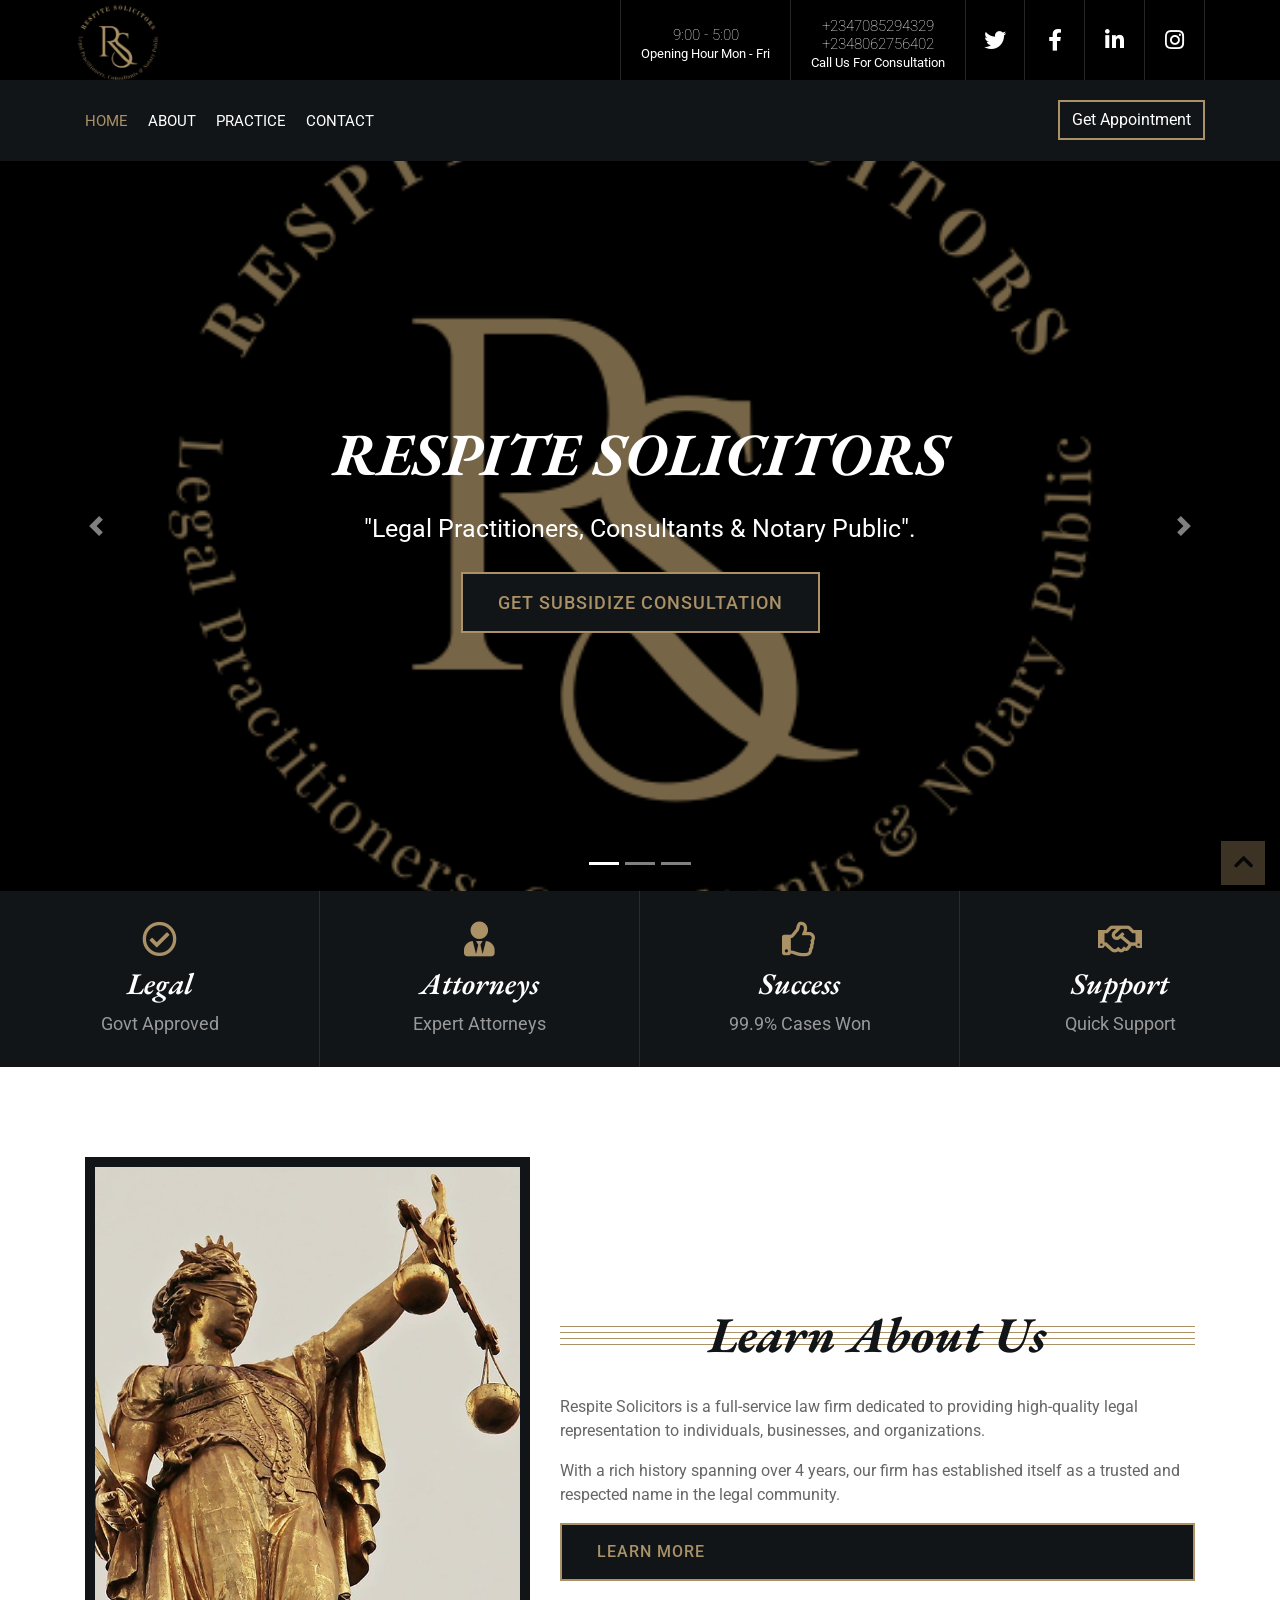
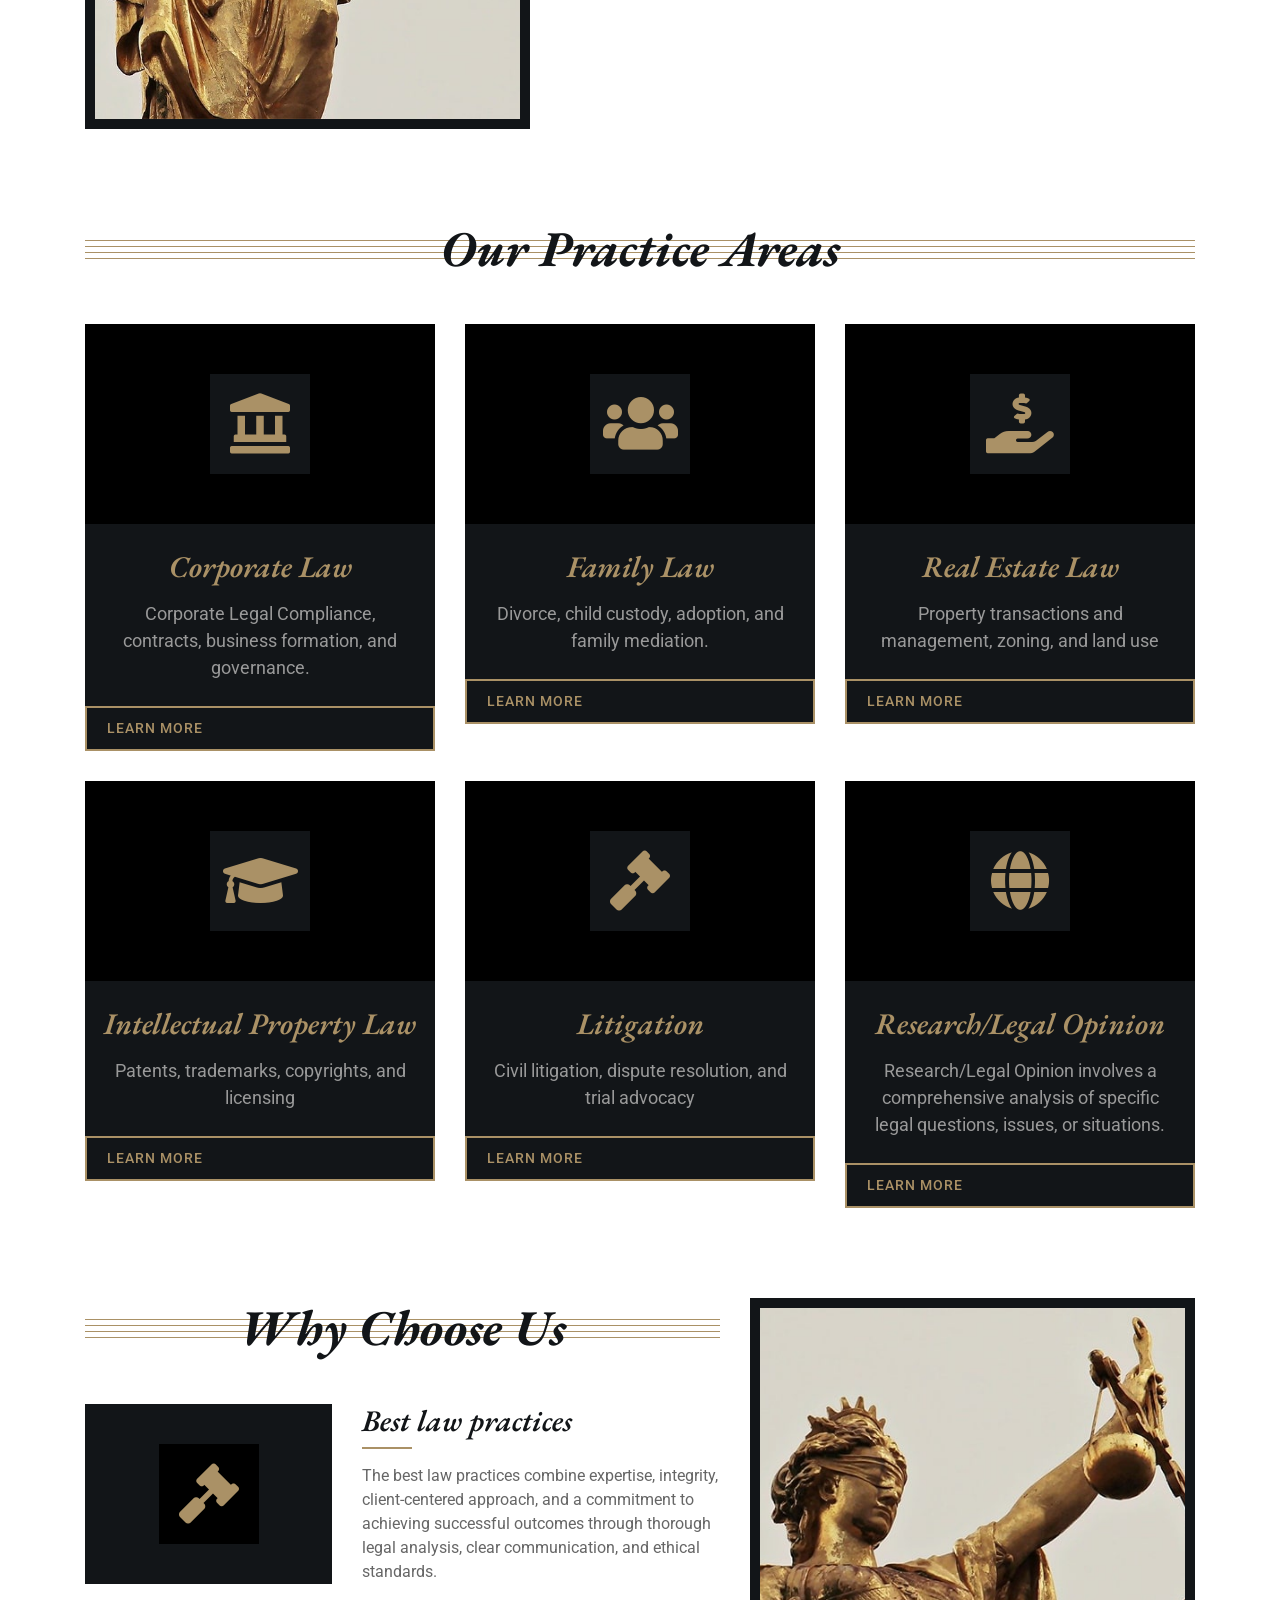
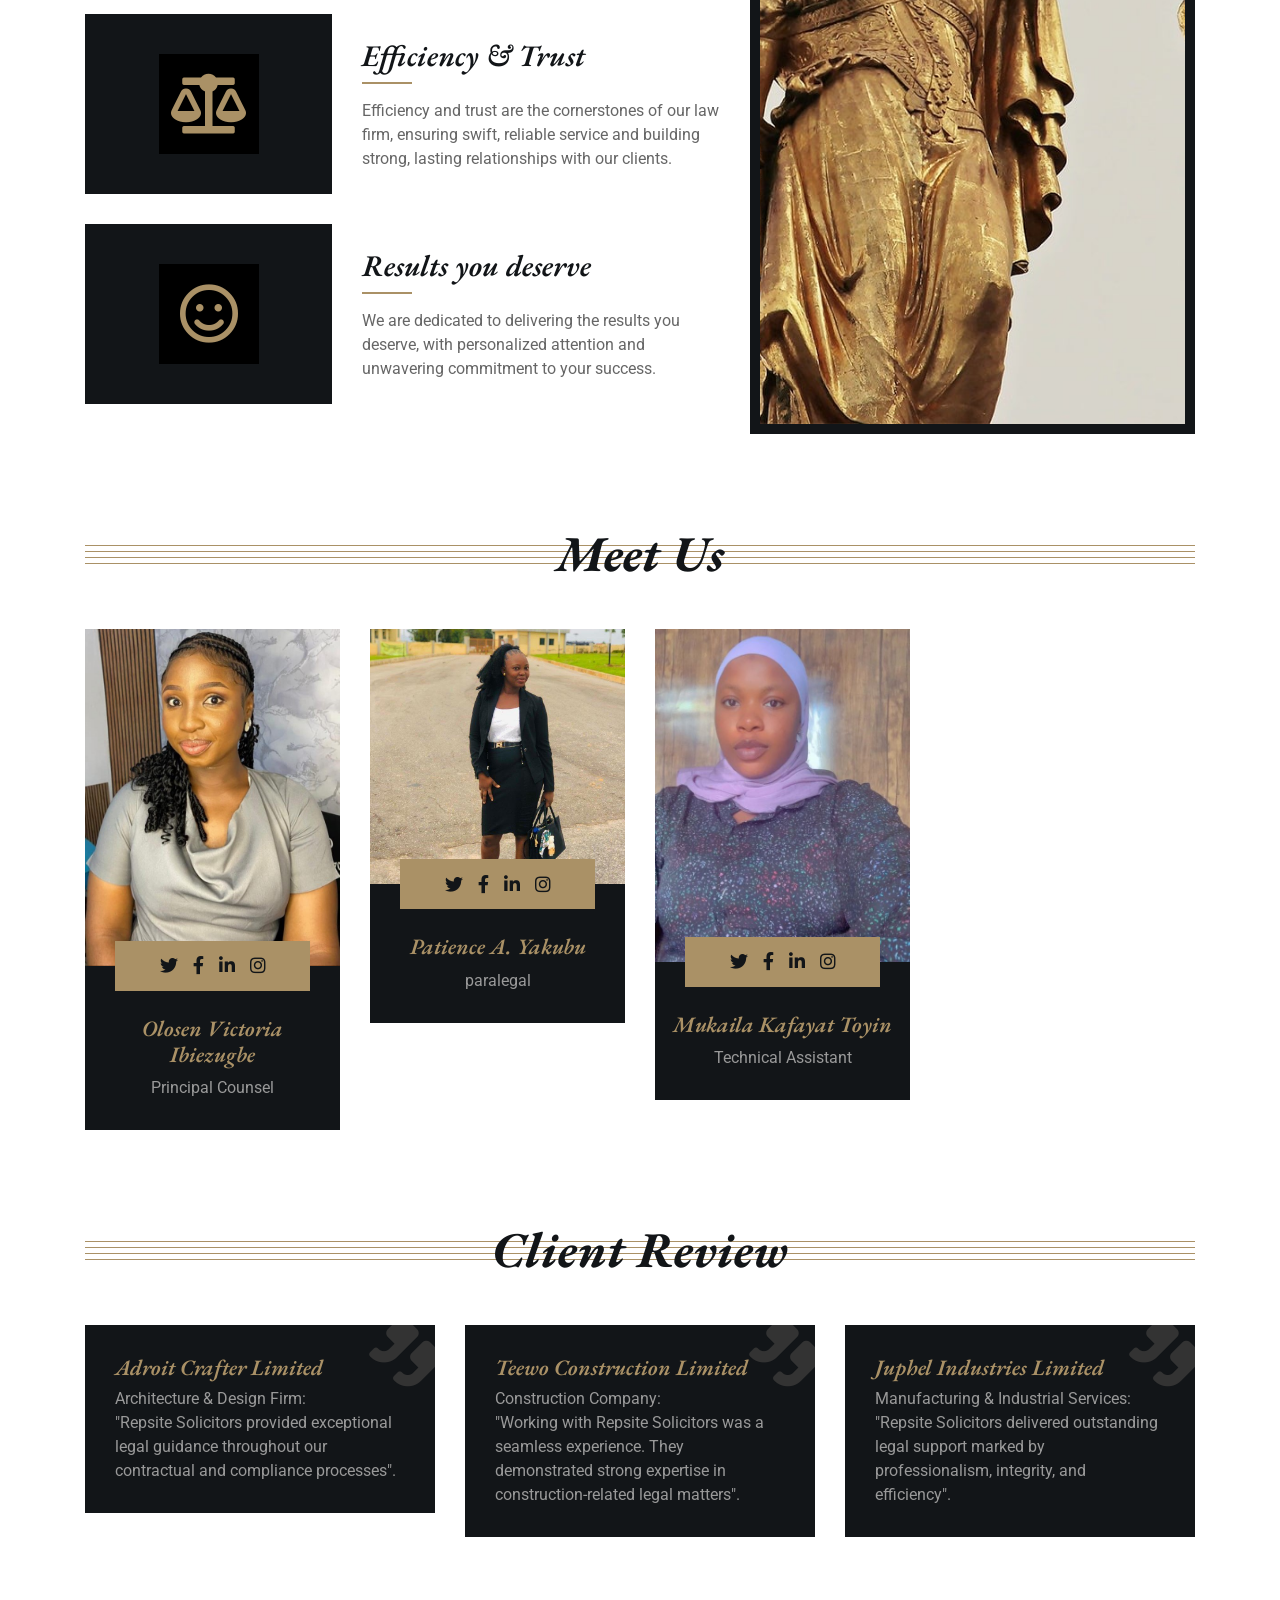
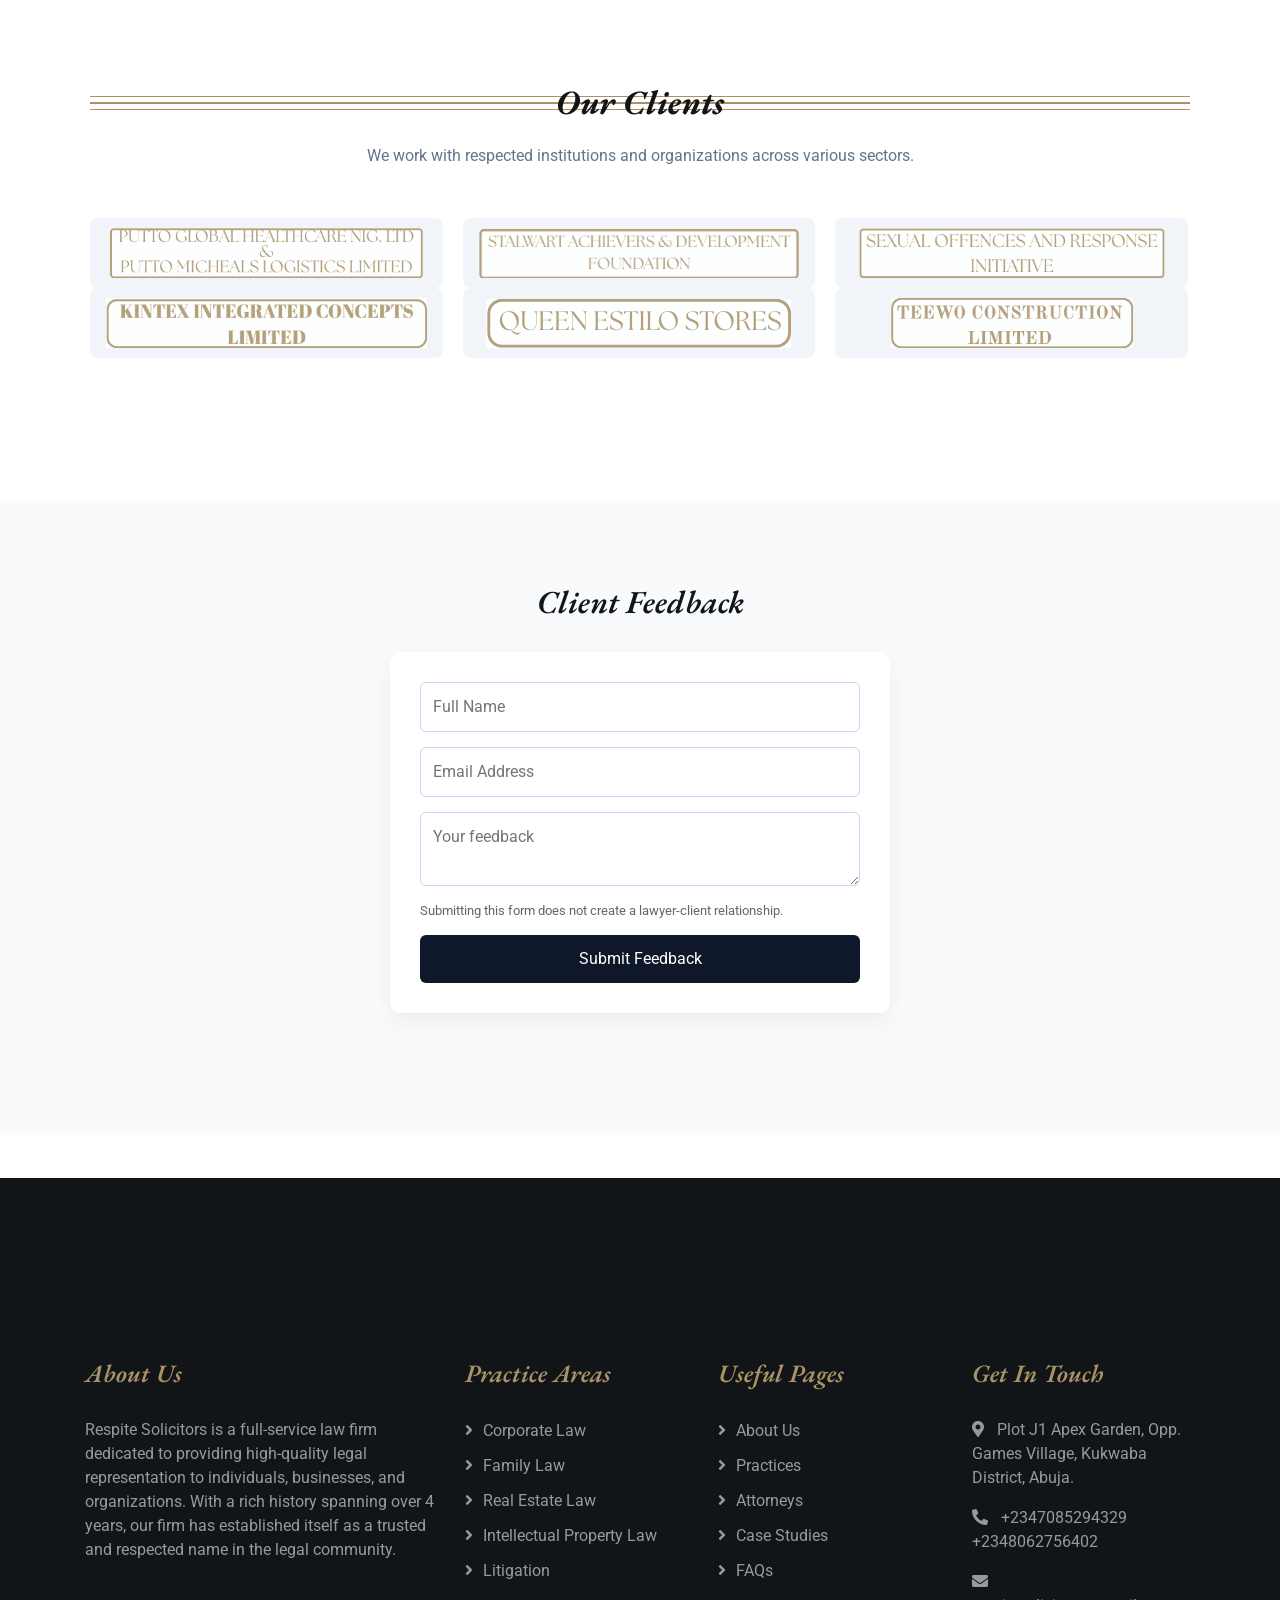
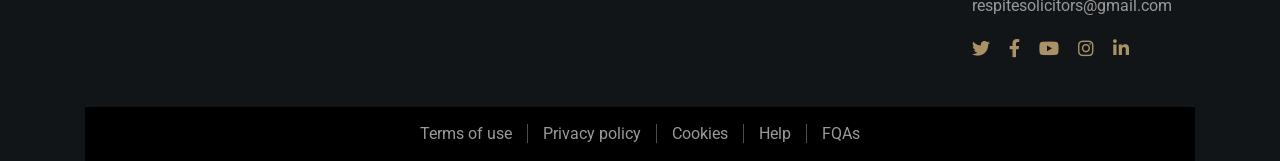
<file: respitesolicitors/index.html>
<!DOCTYPE html>
<html lang="en">
    <head>
        <meta charset="utf-8">
        <title>RESPITE - Respite Solicitors</title>
        <meta content="width=device-width, initial-scale=1.0" name="viewport">
        <meta content="Law Firm Website Template" name="keywords">
        <meta content="Law Firm Website Template" name="description">

        <!-- Favicon -->
        <link href="img/favicon.ico" rel="icon">

        <!-- Google Font -->
        <link href="https://fonts.googleapis.com/css2?family=EB+Garamond:ital,wght@1,600;1,700;1,800&family=Roboto:wght@400;500&display=swap" rel="stylesheet"> 
        
        <!-- CSS Libraries -->
        <link href="https://stackpath.bootstrapcdn.com/bootstrap/4.4.1/css/bootstrap.min.css" rel="stylesheet">
        <link href="https://cdnjs.cloudflare.com/ajax/libs/font-awesome/5.10.0/css/all.min.css" rel="stylesheet">
        <link href="lib/animate/animate.min.css" rel="stylesheet">
        <link href="lib/owlcarousel/assets/owl.carousel.min.css" rel="stylesheet">

        <!-- Template Stylesheet -->
        <link href="css/style.css" rel="stylesheet">
    </head>

    <body>
        <div class="wrapper">
            <!-- Top Bar Start -->
            <div class="top-bar">
                <div class="container-fluid">
                    <div class="row">
                        <div class="col-lg-3">
                            <div class="logo">
                                <a href="index.html">
                                    <!---<h3>Respite solicitors</h3>--->
                                    <img src="img/logo.png" alt="Logo">
                                </a>
                            </div>
                        </div>
                        <div class="col-lg-9">
                            <div class="top-bar-right">
                                <div class="text">
                                    <h2>9:00 - 5:00</h2>
                                    <p>Opening Hour Mon - Fri</p>
                                </div>
                                <div class="text">
                                    <h2>+2347085294329  
                                        <br>
                                        +2348062756402</h2>
                                    <p>Call Us For Consultation</p>
                                </div>
                                <div class="social">
                                    <a href=""><i class="fab fa-twitter"></i></a>
                                    <a href=""><i class="fab fa-facebook-f"></i></a>
                                    <a href=""><i class="fab fa-linkedin-in"></i></a>
                                    <a href=""><i class="fab fa-instagram"></i></a>
                                </div>
                            </div>
                        </div>
                    </div>
                </div>
            </div>
            <!-- Top Bar End -->

            <!-- Nav Bar Start -->
            <div class="nav-bar">
                <div class="container-fluid">
                    <nav class="navbar navbar-expand-lg bg-dark navbar-dark">
                        <a href="#" class="navbar-brand">MENU</a>
                        <button type="button" class="navbar-toggler" data-toggle="collapse" data-target="#navbarCollapse">
                            <span class="navbar-toggler-icon"></span>
                        </button>

                        <div class="collapse navbar-collapse justify-content-between" id="navbarCollapse">
                            <div class="navbar-nav mr-auto">
                                <a href="index.html" class="nav-item nav-link active">Home</a>
                                <a href="about.html" class="nav-item nav-link">About</a>
                                <a href="service.html" class="nav-item nav-link">Practice</a>
                              
                                <a href="contact.html" class="nav-item nav-link">Contact</a>
                            </div>
                            <div class="ml-auto">
                                <a class="btn" href="https://htmlcodex.com/law-firm-website-template">Get Appointment</a>
                            </div>
                        </div>
                    </nav>
                </div>
            </div>
            <!-- Nav Bar End -->
            
            
            <!-- Carousel Start -->
            <div id="carousel" class="carousel slide" data-ride="carousel">
                <ol class="carousel-indicators">
                    <li data-target="#carousel" data-slide-to="0" class="active"></li>
                    <li data-target="#carousel" data-slide-to="1"></li>
                    <li data-target="#carousel" data-slide-to="2"></li>
                </ol>
                <div class="carousel-inner">
                    <div class="carousel-item active">
                        <img src="img/passport.png" alt="Carousel Image">
                        <div class="carousel-caption">
                            <h1 class="animated fadeInLeft">RESPITE SOLICITORS</h1>
                            <p class="animated fadeInRight">"Legal Practitioners, Consultants & Notary Public".</p>
                            <a class="btn animated fadeInUp" href="#">Get subsidize consultation</a>
                        </div>
                    </div>

                    <div class="carousel-item">
                        <img src="img/carousel-1.jpg" alt="Carousel Image">
                        <div class="carousel-caption">
                            <h1 class="animated fadeInLeft">We fight for your justice</h1>
                            <p class="animated fadeInRight">"Expert Legal Guidance, Personalized Service".</p>
                            <a class="btn animated fadeInUp" href="#">Get subsidize  consultation</a>
                        </div>
                    </div>

                    <div class="carousel-item">
                        <img src="img/carousel-2.jpg" alt="Carousel Image">
                        <div class="carousel-caption">
                            <h1 class="animated fadeInLeft">We fight for your privilege</h1>
                            <p class="animated fadeInRight">"Expert Legal Guidance, Personalized Service".</p>
                            <a class="btn animated fadeInUp" href="#">Get subsidize  consultation</a>
                        </div>
                    </div>
                </div>

                <a class="carousel-control-prev" href="#carousel" role="button" data-slide="prev">
                    <span class="carousel-control-prev-icon" aria-hidden="true"></span>
                    <span class="sr-only">Previous</span>
                </a>
                <a class="carousel-control-next" href="#carousel" role="button" data-slide="next">
                    <span class="carousel-control-next-icon" aria-hidden="true"></span>
                    <span class="sr-only">Next</span>
                </a>
            </div>
            <!-- Carousel End -->
            
            
            <!-- Top Feature Start-->
            <div class="feature-top">
                <div class="container-fluid">
                    <div class="row align-items-center">
                        <div class="col-md-3 col-sm-6">
                            <div class="feature-item">
                                <i class="far fa-check-circle"></i>
                                <h3>Legal</h3>
                                <p>Govt Approved</p>
                            </div>
                        </div>
                        <div class="col-md-3 col-sm-6">
                            <div class="feature-item">
                                <i class="fa fa-user-tie"></i>
                                <h3>Attorneys</h3>
                                <p>Expert Attorneys</p>
                            </div>
                        </div>
                        <div class="col-md-3 col-sm-6">
                            <div class="feature-item">
                                <i class="far fa-thumbs-up"></i>
                                <h3>Success</h3>
                                <p>99.9% Cases Won</p>
                            </div>
                        </div>
                        <div class="col-md-3 col-sm-6">
                            <div class="feature-item">
                                <i class="far fa-handshake"></i>
                                <h3>Support</h3>
                                <p>Quick Support</p>
                            </div>
                        </div>
                    </div>
                </div>
            </div>
            <!-- Top Feature End-->
            
            
            <!-- About Start -->
            <div class="about">
                <div class="container">
                    <div class="row align-items-center">
                        <div class="col-lg-5 col-md-6">
                            <div class="about-img">
                                <img src="img/faqs.jpg" alt="Image">
                            </div>
                        </div>
                        <div class="col-lg-7 col-md-6">
                            <div class="section-header">
                                <h2>Learn About Us</h2>
                            </div>
                            <div class="about-text">
                                <p>
                                    Respite Solicitors is a full-service law firm dedicated to providing high-quality legal representation to individuals, businesses, and organizations. 
                                </p>
                                <p>
                                    With a rich history spanning over 4 years, our firm has established itself as a trusted and respected name in the legal community.
                                </p>
                                <a class="btn" href="about.html">Learn More</a>
                            </div>
                        </div>
                    </div>
                </div>
            </div>
            <!-- About End -->


            <!-- Service Start -->
            <div class="service">
                <div class="container">
                    <div class="section-header">
                        <h2>Our Practice Areas</h2>
                    </div>
                    <div class="row">
                        <div class="col-lg-4 col-md-6">
                            <div class="service-item">
                                <div class="service-icon">
                                    <i class="fa fa-landmark"></i>
                                </div>
                                <h3>Corporate Law</h3>
                                <p>
                                    Corporate Legal Compliance, contracts, business formation, and governance.
                                </p>
                                <a class="btn" href="service.html">Learn More</a>
                            </div>
                        </div>
                        <div class="col-lg-4 col-md-6">
                            <div class="service-item">
                                <div class="service-icon">
                                    <i class="fa fa-users"></i>
                                </div>
                                <h3>Family Law</h3>
                                <p>
                                    Divorce, child custody, adoption, and family mediation.
                                </p>
                                <a class="btn" href="service.html">Learn More</a>
                            </div>
                        </div>
                        <div class="col-lg-4 col-md-6">
                            <div class="service-item">
                                <div class="service-icon">
                                    <i class="fa fa-hand-holding-usd"></i>
                                </div>
                                <h3>Real Estate Law</h3>
                                <p>
                                    Property transactions and management, zoning, and land use
                                </p>
                                <a class="btn" href="service.html">Learn More</a>
                            </div>
                        </div>
                        <div class="col-lg-4 col-md-6">
                            <div class="service-item">
                                <div class="service-icon">
                                    <i class="fa fa-graduation-cap"></i>
                                </div>
                                <h3>Intellectual Property Law</h3>
                                <p>
                                    Patents, trademarks, copyrights, and licensing
                                </p>
                                <a class="btn" href="service.html">Learn More</a>
                            </div>
                        </div>
                        <div class="col-lg-4 col-md-6">
                            <div class="service-item">
                                <div class="service-icon">
                                    <i class="fa fa-gavel"></i>
                                </div>
                                <h3>Litigation</h3>
                                <p>
                                    Civil litigation, dispute resolution, and trial advocacy
                                </p>
                                <a class="btn" href="service.html">Learn More</a>
                            </div>
                        </div>
                        <div class="col-lg-4 col-md-6">
                            <div class="service-item">
                                <div class="service-icon">
                                    <i class="fa fa-globe"></i>
                                </div>
                                <h3> Research/Legal Opinion</h3>
                                <p>
                                    Research/Legal Opinion involves a comprehensive analysis of specific legal questions, issues, or situations.
                                </p>
                                <a class="btn" href="service.html">Learn More</a>
                            </div>
                        </div>
                    </div>
                </div>
            </div>
            <!-- Service End -->
            
            
            <!-- Feature Start -->
            <div class="feature">
                <div class="container">
                    <div class="row">
                        <div class="col-md-7">
                            <div class="section-header">
                                <h2>Why Choose Us</h2>
                            </div>
                            <div class="row align-items-center feature-item">
                                <div class="col-5">
                                    <div class="feature-icon">
                                        <i class="fa fa-gavel"></i>
                                    </div>
                                </div>
                                <div class="col-7">
                                    <h3>Best law practices</h3>
                                    <p>
                                        The best law practices combine expertise, integrity, client-centered approach, and a commitment to achieving successful outcomes through thorough legal analysis, clear communication, and ethical standards.
                                    </p>
                                </div>
                            </div>
                            <div class="row align-items-center feature-item">
                                <div class="col-5">
                                    <div class="feature-icon">
                                        <i class="fa fa-balance-scale"></i>
                                    </div>
                                </div>
                                <div class="col-7">
                                    <h3>Efficiency & Trust</h3>
                                    <p>
                                        Efficiency and trust are the cornerstones of our law firm, ensuring swift, reliable service and building strong, lasting relationships with our clients.
                                    </p>
                                </div>
                            </div>
                            <div class="row align-items-center feature-item">
                                <div class="col-5">
                                    <div class="feature-icon">
                                        <i class="far fa-smile"></i>
                                    </div>
                                </div>
                                <div class="col-7">
                                    <h3>Results you deserve</h3>
                                    <p>
                                        We are dedicated to delivering the results you deserve, with personalized attention and unwavering commitment to your success.
                                    </p>
                                </div>
                            </div>
                        </div>
                        <div class="col-md-5">
                            <div class="feature-img">
                                <img src="img/faqs.jpg" alt="">
                            </div>
                        </div>
                    </div>
                </div>
            </div>
            <!-- Feature End -->
            
            
            <!-- Team Start -->
            <div class="team">
                <div class="container">
                    <div class="section-header">
                        <h2>Meet Us</h2>
                    </div>
                    <div class="row">
                        <div class="col-lg-3 col-md-6">
                            <div class="team-item">
                                <div class="team-img">
                                    <img src="img/team 1.jpeg" alt="Team Image">
                                </div>
                                <div class="team-text">
                                    <h2>Olosen Victoria Ibiezugbe</h2>
                                    <p>Principal Counsel </p>
                                    <div class="team-social">
                                        <a class="social-tw" href=""><i class="fab fa-twitter"></i></a>
                                        <a class="social-fb" href=""><i class="fab fa-facebook-f"></i></a>
                                        <a class="social-li" href=""><i class="fab fa-linkedin-in"></i></a>
                                        <a class="social-in" href=""><i class="fab fa-instagram"></i></a>
                                    </div>
                                </div>
                            </div>
                        </div>

                         <div class="col-lg-3 col-md-6">
                            <div class="team-item">
                                <div class="team-img">
                                    <img src="img/team 2.jpeg" alt="Team Image">
                                </div>
                                <div class="team-text">
                                    <h2>Patience A. Yakubu</h2>
                                    <p>paralegal</p>
                                    <div class="team-social">
                                        <a class="social-tw" href=""><i class="fab fa-twitter"></i></a>
                                        <a class="social-fb" href=""><i class="fab fa-facebook-f"></i></a>
                                        <a class="social-li" href=""><i class="fab fa-linkedin-in"></i></a>
                                        <a class="social-in" href=""><i class="fab fa-instagram"></i></a>
                                    </div>
                                </div>
                            </div>
                        </div>
                       
                        <div class="col-lg-3 col-md-6">
                            <div class="team-item">
                                <div class="team-img">
                                    <img src="img/team 3.jpg" alt="Team Image">
                                </div>
                                <div class="team-text">
                                    <h2>Mukaila Kafayat Toyin</h2>
                                    <p>Technical Assistant</p>
                                    <div class="team-social">
                                        <a class="social-tw" href=""><i class="fab fa-twitter"></i></a>
                                        <a class="social-fb" href=""><i class="fab fa-facebook-f"></i></a>
                                        <a class="social-li" href=""><i class="fab fa-linkedin-in"></i></a>
                                        <a class="social-in" href=""><i class="fab fa-instagram"></i></a>
                                    </div>
                                </div>
                            </div>
                        </div>
                        
                    </div>
                </div>
            </div>
            <!-- Team End -->


           <!-- Testimonial Start -->
            <div class="testimonial">
                <div class="container">
                    <div class="section-header">
                        <h2>Client Review</h2>
                        
                    </div>

                    <div class="owl-carousel testimonials-carousel">
                        <div class="testimonial-item">
                            <i class="fa fa-quote-right"></i>
                            <h2>Adroit Crafter Limited</h2>
                            <p>Architecture & Design Firm:</p>
                            <p>
                            "Repsite Solicitors provided exceptional legal guidance throughout our contractual and compliance processes". 
                            </p>
                        </div>

                        <div class="testimonial-item">
                            <i class="fa fa-quote-right"></i>
                            <h2>Teewo Construction Limited</h2>
                            <p>Construction Company:</p>
                            <p>
                            "Working with Repsite Solicitors was a seamless experience. They demonstrated strong expertise in construction-related legal matters".
                            </p>
                        </div>

                        <div class="testimonial-item">
                            <i class="fa fa-quote-right"></i>
                            <h2>Juphel Industries Limited</h2>
                            <p>Manufacturing & Industrial Services:
                            <p>
                            "Repsite Solicitors delivered outstanding legal support marked by professionalism, integrity, and efficiency".
                            </p>
                        </div>
                    </div>
                </div>
            </div>
           <!-- Testimonial End -->

            <!---PATNERS------>
            <section  class="section-header" id="partners-section">
                <div class="partners-container">
                    <h2>Our Clients </h2>

                    <p class="subtitle">
                        We work with respected institutions and organizations across various sectors.
                    </p>

                   <div class="partners-carousel">
                        <div class="partners-track">
                                <div class="partner-box"><img src="img/putto logo.png"></div>
                                <div class="partner-box"><img src="img/stalwart logo.png"></div>
                                <div class="partner-box"><img src="img/sexual logo.png"></div>
                                <div class="partner-box"><img src="img/juphel logo.png"></div>
                                <div class="partner-box"><img src="img/ignez.png"></div>
                                <div class="partner-box"><img src="img/aa logo.png"></div>
                                <div class="partner-box"><img src="img/art logo.png"></div>
                                <div class="partner-box"><img src="img/adroit.png"></div>
                                <div class="partner-box"><img src="img/bespoke logo.png"></div>
                                 <div class="partner-box"><img src="img/bar logo.png "></div>
                                  <div class="partner-box"><img src="img/brand logo.png"></div>
                                   <div class="partner-box"><img src="img/classic.png"></div>

                                <!-- duplicate for seamless loop -->
                                <div class="partner-box"><img src="img/kintex logo.png"></div>
                                <div class="partner-box"><img src="img/queen logo.png"></div>
                                <div class="partner-box"><img src="img/teewo logo.png"></div>
                                 <div class="partner-box"><img src="img/young logo.png"></div>
                                  <div class="partner-box"><img src="img/tom logo.png"></div>
                                   <div class="partner-box"><img src="img/savvy.png"></div>
                                    <div class="partner-box"><img src="img/llp logo.png"></div>
                                     <div class="partner-box"><img src="img/life logo.png"></div>
                        </div>
                    </div>

                    <div class="partners-carousel">
                        <div class="partners-track">
                                

                                <!-- duplicate for seamless loop -->
                                <div class="partner-box"><img src="img/kintex logo.png"></div>
                                <div class="partner-box"><img src="img/queen logo.png"></div>
                                <div class="partner-box"><img src="img/teewo logo.png"></div>
                                 <div class="partner-box"><img src="img/young logo.png"></div>
                                  <div class="partner-box"><img src="img/tom logo.png"></div>
                                   <div class="partner-box"><img src="img/savvy.png"></div>
                                    <div class="partner-box"><img src="img/llp logo.png"></div>
                                     <div class="partner-box"><img src="img/life logo.png"></div>
                        </div>
                    </div>

                    
                </div>
                </section>
                <!----------PATNER-------------->

            <!----------------FEEDBACK--------------------------->
              <section class="feedback-section">
                    <h2>Client Feedback</h2>

                    <form id="feedbackForm" action="https://formspree.io/f/xgolvyaj"
                   method="POST">
                        <input type="text" name="name" placeholder="Full Name" required>
                        <input type="email" name="email" placeholder="Email Address" required>
                        <textarea name="message" placeholder="Your feedback" required></textarea>

                        <small>
                        Submitting this form does not create a lawyer-client relationship.
                        </small>

                        <button type="submit">Submit Feedback</button>
                    </form>

                    <p id="successMsg" style="display:none; color:green;">
                        Message sent successfully
                    </p>

                    <!-- FEEDBACK THAT SHOWS ON SITE -->
                    <div id="feedbackList"></div>
                </section>
          <!----------  FEEDBACK   ---------->

          
            <!-- Footer Start -->
            <div class="footer">
                <div class="container">
                    <div class="row">
                        <div class="col-md-6 col-lg-4">
                            <div class="footer-about">
                                <h2>About Us</h2>
                                <p>
                                    Respite Solicitors is a full-service law firm dedicated to providing high-quality legal representation to individuals, businesses, and organizations. With a rich history spanning over 4 years, our firm has established itself as a trusted and respected name in the legal community.
                                </p>
                            </div>
                        </div>
                        <div class="col-md-6 col-lg-8">
                            <div class="row">
                        <div class="col-md-6 col-lg-4">
                            <div class="footer-link">
                                <h2>Practice Areas</h2>
                                <a href="">Corporate Law</a>
                                <a href="">Family Law</a>
                                <a href="">Real Estate Law</a>
                                <a href="">Intellectual Property Law</a>
                                <a href="">Litigation</a>
                            </div>
                        </div>
                        <div class="col-md-6 col-lg-4">
                            <div class="footer-link">
                                <h2>Useful Pages</h2>
                                <a href="">About Us</a>
                                <a href="">Practices</a>
                                <a href="">Attorneys</a>
                                <a href="">Case Studies</a>
                                <a href="">FAQs</a>
                            </div>
                        </div>
                        <div class="col-md-6 col-lg-4">
                            <div class="footer-contact">
                                <h2>Get In Touch</h2>
                                <p><i class="fa fa-map-marker-alt"></i>Plot J1 Apex Garden, Opp. Games Village, Kukwaba District, Abuja.</p>
                                <p><i class="fa fa-phone-alt"></i> +2347085294329 +2348062756402</p>
                                <p><i class="fa fa-envelope"></i>respitesolicitors@gmail.com </p>
                                <div class="footer-social">
                                    <a href=""><i class="fab fa-twitter"></i></a>
                                    <a href=""><i class="fab fa-facebook-f"></i></a>
                                    <a href=""><i class="fab fa-youtube"></i></a>
                                    <a href=""><i class="fab fa-instagram"></i></a>
                                    <a href=""><i class="fab fa-linkedin-in"></i></a>
                                </div>
                            </div>
                        </div>
                        </div>
                    </div>
                    </div>
                </div>
                <div class="container footer-menu">
                    <div class="f-menu">
                        <a href="">Terms of use</a>
                        <a href="">Privacy policy</a>
                        <a href="">Cookies</a>
                        <a href="">Help</a>
                        <a href="">FQAs</a>
                    </div>
                </div>
            
            <!-- Footer End -->
            
            <a href="#" class="back-to-top"><i class="fa fa-chevron-up"></i></a>
        </div>

        <!-- JavaScript Libraries -->
        <script src="https://code.jquery.com/jquery-3.4.1.min.js"></script>
        <script src="https://stackpath.bootstrapcdn.com/bootstrap/4.4.1/js/bootstrap.bundle.min.js"></script>
        <script src="lib/easing/easing.min.js"></script>
        <script src="lib/owlcarousel/owl.carousel.min.js"></script>
        <script src="lib/isotope/isotope.pkgd.min.js"></script>

         <script>
            document.addEventListener("DOMContentLoaded", function () {
                const form = document.getElementById("contactForm");
                const successMsg = document.getElementById("formSuccess");

                form.addEventListener("submit", async function (e) {
                    e.preventDefault();

                    const response = await fetch(form.action, {
                        method: "POST",
                        body: new FormData(form),
                        headers: { "Accept": "application/json" }
                    });

                    if (response.ok) {
                        form.reset();s
                        successMsg.style.display = "block";
                    } else {
                        alert("Message failed to send. Please try again.");
                    }
                });
            });
        </script>

    
        <!-- Template Javascript -->
        <script src="js/main.js"></script>
    </body>
</html>
</file>
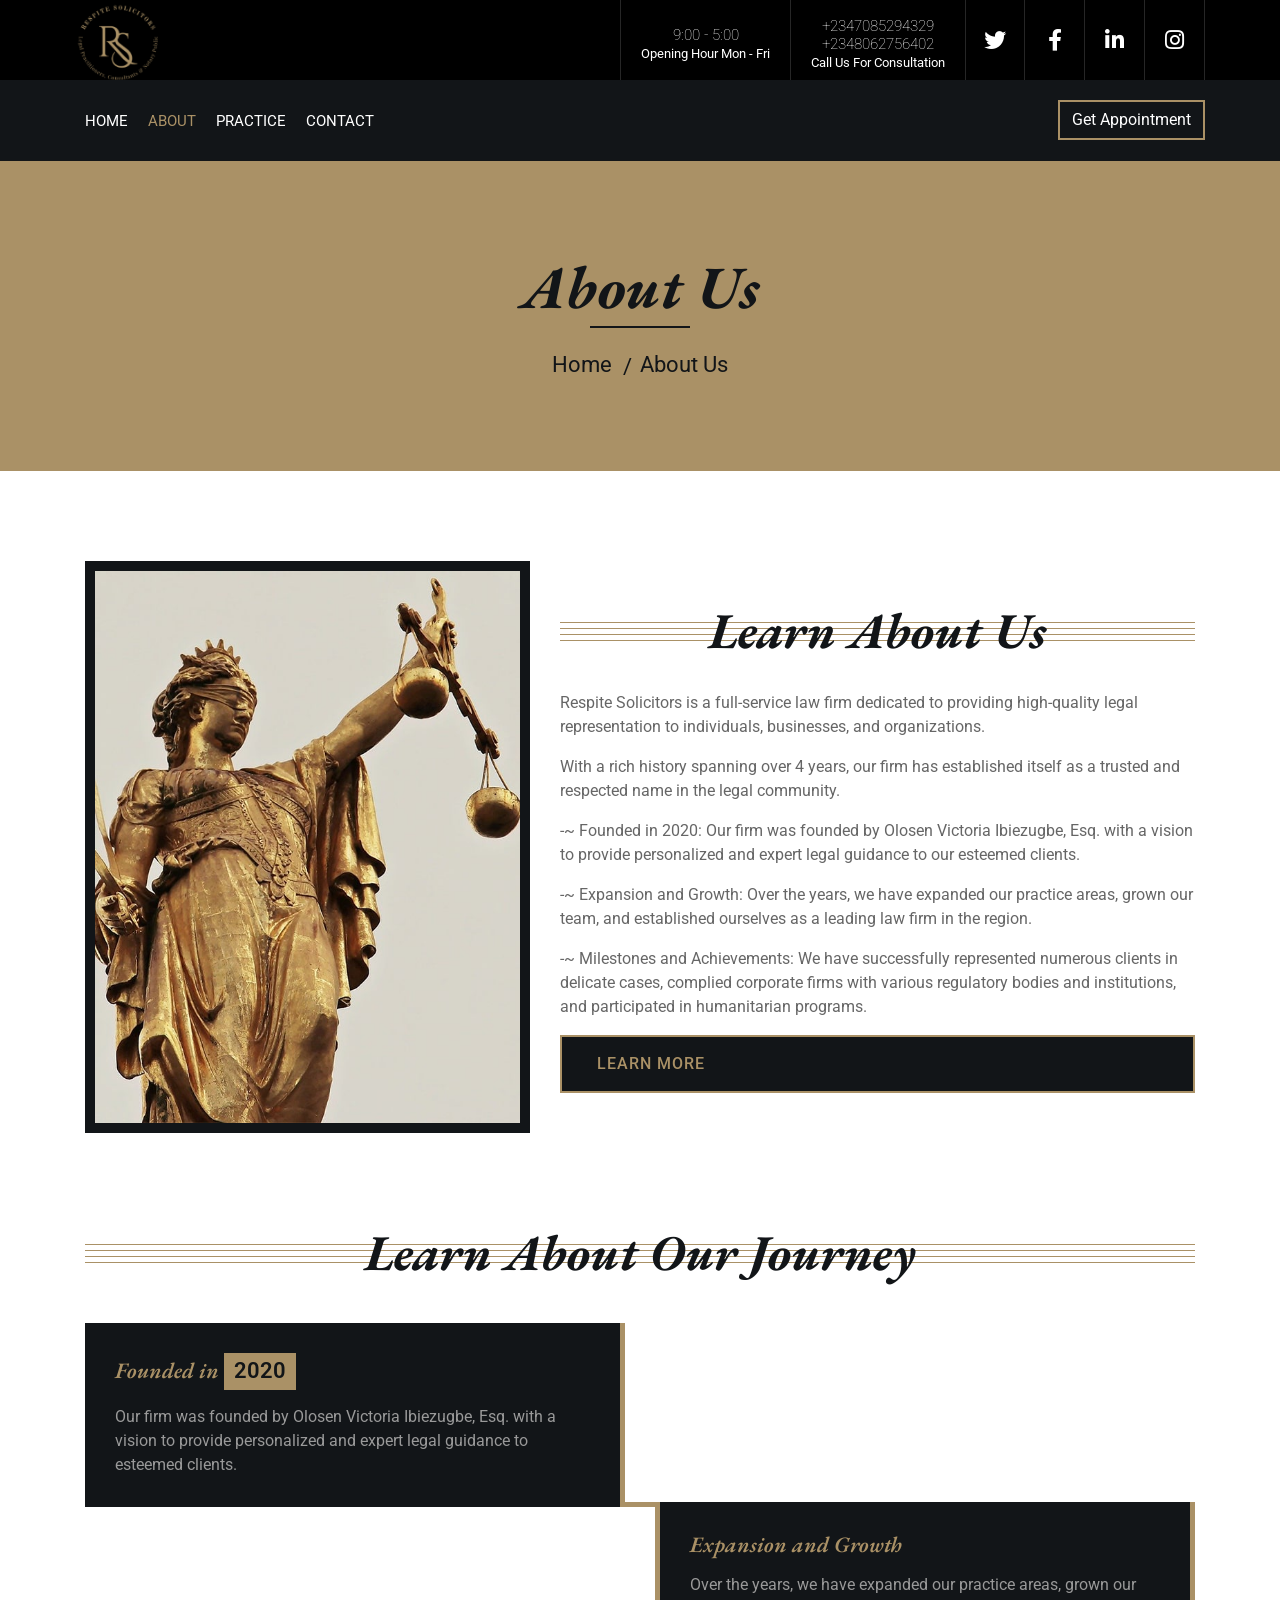
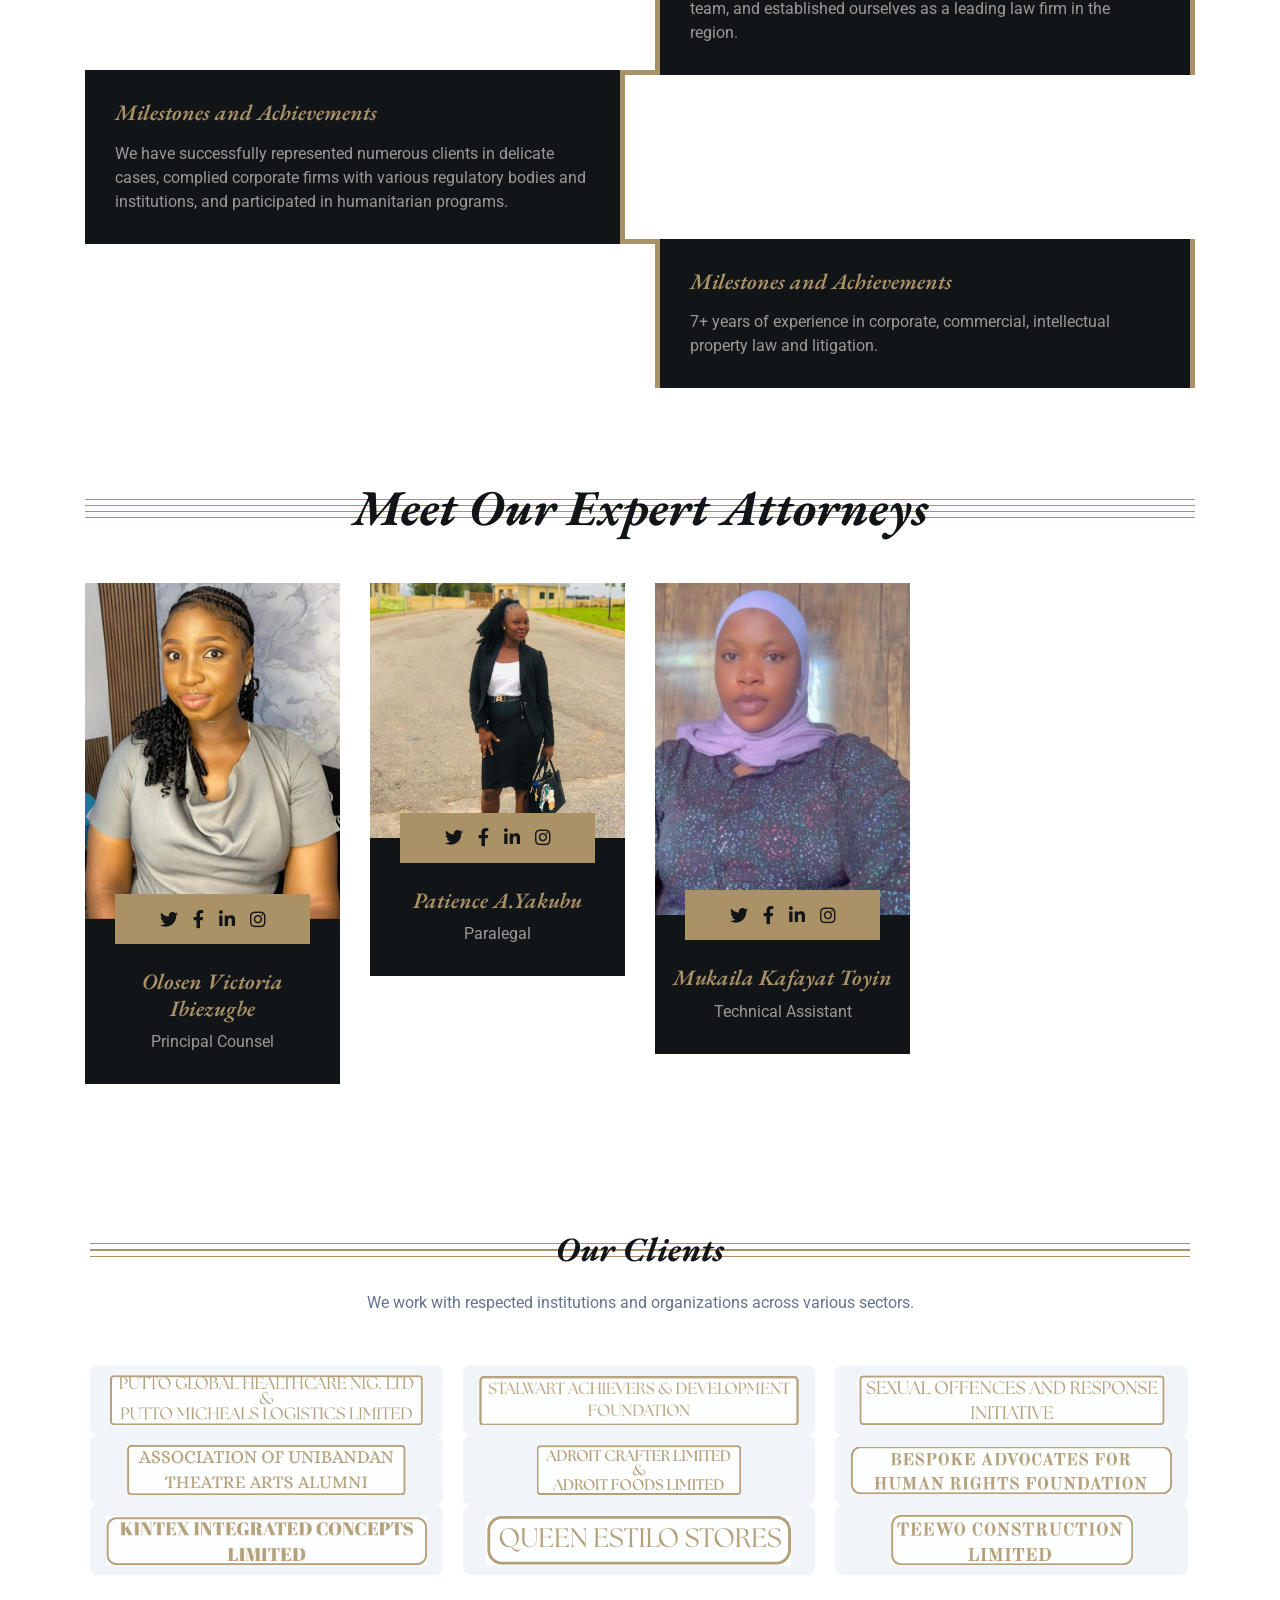
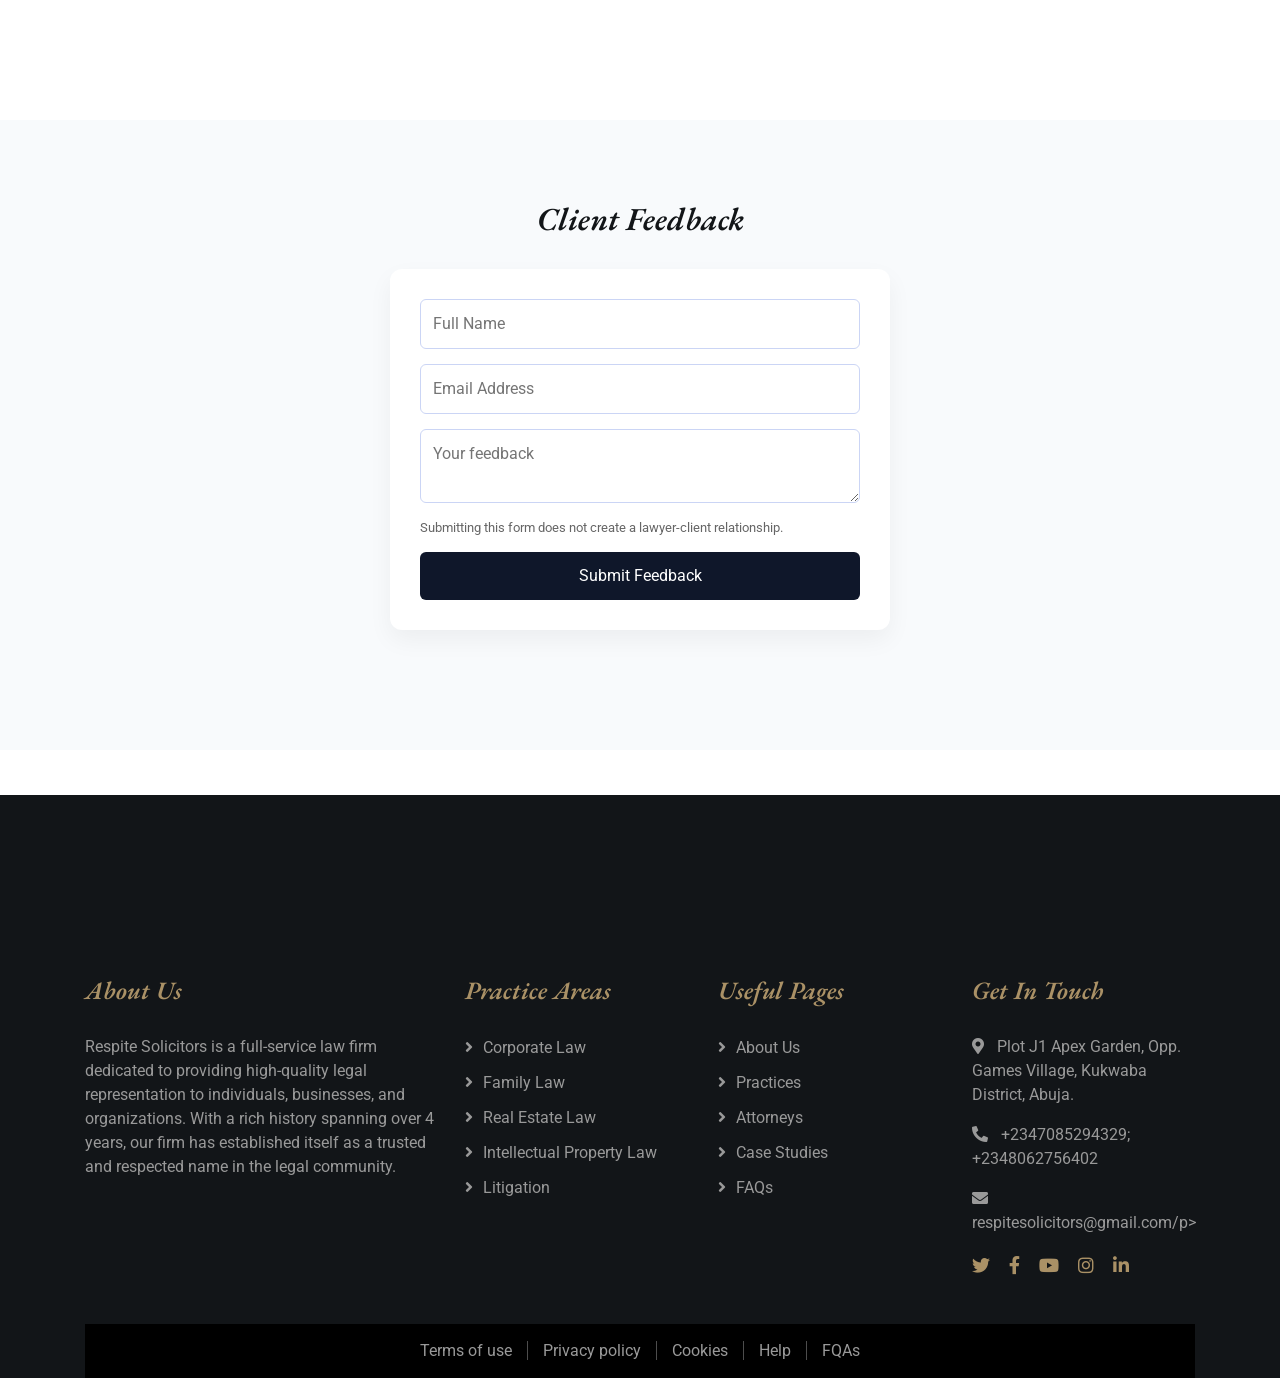
<file: respitesolicitors/about.html>
<!DOCTYPE html>
<html lang="en">
    <head>
        <meta charset="utf-8">
        <title>Kanun - Law Firm Website Template</title>
        <meta content="width=device-width, initial-scale=1.0" name="viewport">
        <meta content="Law Firm Website Template" name="keywords">
        <meta content="Law Firm Website Template" name="description">

        <!-- Favicon -->
        <link href="img/favicon.ico" rel="icon">

        <!-- Google Font -->
        <link href="https://fonts.googleapis.com/css2?family=EB+Garamond:ital,wght@1,600;1,700;1,800&family=Roboto:wght@400;500&display=swap" rel="stylesheet"> 
        
        <!-- CSS Libraries -->
        <link href="https://stackpath.bootstrapcdn.com/bootstrap/4.4.1/css/bootstrap.min.css" rel="stylesheet">
        <link href="https://cdnjs.cloudflare.com/ajax/libs/font-awesome/5.10.0/css/all.min.css" rel="stylesheet">
        <link href="lib/animate/animate.min.css" rel="stylesheet">
        <link href="lib/owlcarousel/assets/owl.carousel.min.css" rel="stylesheet">

        <!-- Template Stylesheet -->
        <link href="css/style.css" rel="stylesheet">
    </head>

    <body>
        <div class="wrapper">
            <!-- Top Bar Start -->
            <div class="top-bar">
                <div class="container-fluid">
                    <div class="row">
                        <div class="col-lg-3">
                            <div class="logo">
                                <a href="index.html">
                                   <!---<h3>Respite solicitors</h3>--->
                                   <img src="img/logo.png" alt="Logo">
                                </a>
                            </div>
                        </div>
                        <div class="col-lg-9">
                            <div class="top-bar-right">
                                <div class="text">
                                    <h2>9:00 - 5:00</h2>
                                    <p>Opening Hour Mon - Fri</p>
                                </div>
                                <div class="text">
                                    <h2>+2347085294329 <br>
                                        +2348062756402</h2>
                                    <p>Call Us For Consultation</p>
                                </div>
                                <div class="social">
                                    <a href=""><i class="fab fa-twitter"></i></a>
                                    <a href=""><i class="fab fa-facebook-f"></i></a>
                                    <a href=""><i class="fab fa-linkedin-in"></i></a>
                                    <a href=""><i class="fab fa-instagram"></i></a>
                                </div>
                            </div>
                        </div>
                    </div>
                </div>
            </div>
            <!-- Top Bar End -->

            <!-- Nav Bar Start -->
            <div class="nav-bar">
                <div class="container-fluid">
                    <nav class="navbar navbar-expand-lg bg-dark navbar-dark">
                        <a href="#" class="navbar-brand">MENU</a>
                        <button type="button" class="navbar-toggler" data-toggle="collapse" data-target="#navbarCollapse">
                            <span class="navbar-toggler-icon"></span>
                        </button>

                        <div class="collapse navbar-collapse justify-content-between" id="navbarCollapse">
                            <div class="navbar-nav mr-auto">
                                <a href="index.html" class="nav-item nav-link">Home</a>
                                <a href="about.html" class="nav-item nav-link active">About</a>
                                <a href="service.html" class="nav-item nav-link">Practice</a>
                               
                                <a href="contact.html" class="nav-item nav-link">Contact</a>
                            </div>
                            <div class="ml-auto">
                                <a class="btn" href="">Get Appointment</a>
                            </div>
                        </div>
                    </nav>
                </div>
            </div>
            <!-- Nav Bar End -->
            
            
            <!-- Page Header Start -->
            <div class="page-header">
                <div class="container">
                    <div class="row">
                        <div class="col-12">
                            <h2>About Us</h2>
                        </div>
                        <div class="col-12">
                            <a href="">Home</a>
                            <a href="">About Us</a>
                        </div>
                    </div>
                </div>
            </div>
            <!-- Page Header End -->


            <!-- About Start -->
            <div class="about">
                <div class="container">
                    <div class="row align-items-center">
                        <div class="col-lg-5 col-md-6">
                            <div class="about-img">
                                <img src="img/faqs.jpg" alt="Image">
                            </div>
                        </div>
                        <div class="col-lg-7 col-md-6">
                            <div class="section-header">
                                <h2>Learn About Us</h2>
                            </div>
                            <div class="about-text">
                                <p>
                                    Respite Solicitors is a full-service law firm dedicated to providing high-quality legal representation to individuals, businesses, and organizations. 
                                </p>
                                    <p>
                                           With a rich history spanning over 4 years, our firm has established itself as a trusted and respected name in the legal community.
                                    </p>
                                         <p> -~ Founded in 2020: Our firm was founded by Olosen Victoria Ibiezugbe, Esq. with a vision to provide personalized and expert legal guidance to our esteemed clients.</p> 
                                        <p> -~ Expansion and Growth: Over the years, we have expanded our practice areas, grown our team, and established ourselves as a leading law firm in the region.</p> 
                                           <p> -~ Milestones and Achievements: We have successfully represented numerous clients in delicate cases, complied corporate firms with various regulatory bodies and institutions, and participated in humanitarian programs.</p> 
                                
                                <a class="btn" href=   >Learn More</a>
                            </div>
                        </div>
                    </div>
                </div>
            </div>
            <!-- About End -->


            <!-- Timeline Start -->
            <div class="timeline">
                <div class="container">
                    <div class="section-header">
                        <h2>Learn About Our Journey</h2>
                    </div>
                    <div class="timeline-start">
                        <div class="timeline-container left">
                            <div class="timeline-content">
                                <h2>Founded in <span>2020</span></h2>
                                <p>
                                    Our firm was founded by Olosen Victoria Ibiezugbe, Esq. with a vision to provide personalized and expert legal guidance to esteemed clients.
                                </p>
                            </div>
                        </div>
                        <div class="timeline-container right">
                            <div class="timeline-content">
                                <h2>Expansion and Growth</h2>
                                <p>
                                    Over the years, we have expanded our practice areas, grown our team, and established ourselves as a leading law firm in the region.
                                </p>
                            </div>
                        </div>
                        <div class="timeline-container left">
                            <div class="timeline-content">
                                <h2>Milestones and Achievements</h2>
                                <p>
                                    We have successfully represented numerous clients in delicate cases, complied corporate firms with various regulatory bodies and institutions, and participated in humanitarian programs.
                                </p>
                            </div>
                        </div>
                        <div class="timeline-container right">
                            <div class="timeline-content">
                                <h2>Milestones and Achievements</h2>
                                <p>
                                   7+ years of experience in corporate, commercial, intellectual property law and litigation.
                                </p>
                            </div>
                        </div>
                     
                       
                     
                    </div>
                </div>
            </div>
            <!-- Timeline End -->


            <!-- Team Start -->
            <div class="team">
                <div class="container">
                    <div class="section-header">
                        <h2>Meet Our Expert Attorneys</h2>
                    </div>
                    <div class="row">
                        <div class="col-lg-3 col-md-6">
                            <div class="team-item">
                                <div class="team-img">
                                    <img src="img/team 1.jpeg" alt="Team Image">
                                </div>
                                <div class="team-text">
                                    <h2>Olosen Victoria Ibiezugbe</h2>
                                    <p>Principal Counsel </p>
                                    <div class="team-social">
                                        <a class="social-tw" href=""><i class="fab fa-twitter"></i></a>
                                        <a class="social-fb" href=""><i class="fab fa-facebook-f"></i></a>
                                        <a class="social-li" href=""><i class="fab fa-linkedin-in"></i></a>
                                        <a class="social-in" href=""><i class="fab fa-instagram"></i></a>
                                    </div>
                                </div>
                            </div>
                        </div>

                        <div class="col-lg-3 col-md-6">
                            <div class="team-item">
                                <div class="team-img">
                                    <img src="img/team 2.jpeg" alt="Team Image">
                                </div>
                                <div class="team-text">
                                    <h2>Patience A.Yakubu</h2>
                                    <p>Paralegal</p>
                                    <div class="team-social">
                                        <a class="social-tw" href=""><i class="fab fa-twitter"></i></a>
                                        <a class="social-fb" href=""><i class="fab fa-facebook-f"></i></a>
                                        <a class="social-li" href=""><i class="fab fa-linkedin-in"></i></a>
                                        <a class="social-in" href=""><i class="fab fa-instagram"></i></a>
                                    </div>
                                </div>
                            </div>
                        </div>

                        <div class="col-lg-3 col-md-6">
                            <div class="team-item">
                                <div class="team-img">
                                    <img src="img/team 3.jpg " alt="Team Image">
                                </div>
                                <div class="team-text">
                                    <h2>Mukaila Kafayat Toyin</h2>
                                    <p>Technical Assistant</p>
                                    <div class="team-social">
                                        <a class="social-tw" href=""><i class="fab fa-twitter"></i></a>
                                        <a class="social-fb" href=""><i class="fab fa-facebook-f"></i></a>
                                        <a class="social-li" href=""><i class="fab fa-linkedin-in"></i></a>
                                        <a class="social-in" href=""><i class="fab fa-instagram"></i></a>
                                    </div>
                                </div>
                            </div>
                        </div>
                        
                    </div>
                </div>
            </div>
            <!-- Team End -->


           <!---PATNERS------>
            <section  class="section-header" id="partners-section">
                <div class="partners-container">
                    <h2>Our Clients </h2>

                    <p class="subtitle">
                        We work with respected institutions and organizations across various sectors.
                    </p>


                    <div class="partners-carousel">
                        <div class="partners-track">
                                <div class="partner-box"><img src="img/putto logo.png"></div>
                                <div class="partner-box"><img src="img/stalwart logo.png"></div>
                                <div class="partner-box"><img src="img/sexual logo.png"></div>
                                <div class="partner-box"><img src="img/juphel logo.png"></div>
                                <div class="partner-box"><img src="img/ignez logo.png"></div>
                                <div class="partner-box"><img src="img/aa logo.png"></div>
                                <div class="partner-box"><img src="img/ck logo.png"></div>
                               
                        </div>
                    </div>

                      <div class="partners-carousel">
                        <div class="partners-track">
                                

                                <!-- duplicate for seamless loop -->
                                 <div class="partner-box"><img src="img/art logo.png"></div>
                                <div class="partner-box"><img src="img/adroit logo.png"></div>
                                <div class="partner-box"><img src="img/bespoke logo.png"></div>
                                 <div class="partner-box"><img src="img/bar logo.png "></div>
                                  <div class="partner-box"><img src="img/brand logo.png"></div>
                                   <div class="partner-box"><img src="img/classic.png"></div>
                                   <div class="partner-box"><img src="img/gba logo.png"></div>
                        </div>
                    </div>

                    <div class="partners-carousel">
                        <div class="partners-track">
                            
                                <!-- duplicate for seamless loop -->
                                <div class="partner-box"><img src="img/kintex logo.png"></div>
                                <div class="partner-box"><img src="img/queen logo.png"></div>
                                <div class="partner-box"><img src="img/teewo logo.png"></div>
                                <div class="partner-box"><img src="img/young logo.png"></div>
                                <div class="partner-box"><img src="img/tom logo.png"></div>
                                <div class="partner-box"><img src="img/savvy logo.png"></div>
                                
                        </div>
                    </div>

                    
                </div>
                </section>
                <!----------PATNER-------------->

                 <!----------------FEEDBACK--------------------------->
    <section class="feedback-section">
        <h2>Client Feedback</h2>

        <form id="feedbackForm"  action="https://formspree.io/f/xgolvyaj"
  method="POST">
            <input type="text" name="name" placeholder="Full Name" required>
            <input type="email" name="email" placeholder="Email Address" required>
            <textarea name="message" placeholder="Your feedback" required></textarea>

            <small>
                Submitting this form does not create a lawyer-client relationship.
            </small>

            <button type="submit">Submit Feedback</button>
        </form>

        <!-- Success Message -->
        <p id="successMsg" style="display:none; color:green; margin-top:10px;">
            Message sent successfully
        </p>

        <!-- Feedback Display -->
        <div id="feedbackList"></div>
    </section>
          <!----------  FEEDBACK   ---------->


             <!-- Footer Start -->
             <div class="footer">
                <div class="container">
                    <div class="row">
                        <div class="col-md-6 col-lg-4">
                            <div class="footer-about">
                                <h2>About Us</h2>
                                <p>
                                    Respite Solicitors is a full-service law firm dedicated to providing high-quality legal representation to individuals, businesses, and organizations. With a rich history spanning over 4 years, our firm has established itself as a trusted and respected name in the legal community.
                                </p>
                            </div>
                        </div>
                        <div class="col-md-6 col-lg-8">
                            <div class="row">
                        <div class="col-md-6 col-lg-4">
                            <div class="footer-link">
                                <h2>Practice Areas</h2>
                                <a href="">Corporate Law</a>
                                <a href="">Family Law</a>
                                <a href="">Real Estate Law</a>
                                <a href="">Intellectual Property Law</a>
                                <a href="">Litigation</a>
                            </div>
                        </div>
                        <div class="col-md-6 col-lg-4">
                            <div class="footer-link">
                                <h2>Useful Pages</h2>
                                <a href="">About Us</a>
                                <a href="">Practices</a>
                                <a href="">Attorneys</a>
                                <a href="">Case Studies</a>
                                <a href="">FAQs</a>
                            </div>
                        </div>
                        <div class="col-md-6 col-lg-4">
                            <div class="footer-contact">
                                <h2>Get In Touch</h2>
                                <p><i class="fa fa-map-marker-alt"></i>Plot J1 Apex Garden, Opp. Games Village, Kukwaba District, Abuja.</p>
                                <p><i class="fa fa-phone-alt"></i> +2347085294329; +2348062756402</p>
                                <p><i class="fa fa-envelope"></i>respitesolicitors@gmail.com/p>
                                <div class="footer-social">
                                    <a href=""><i class="fab fa-twitter"></i></a>
                                    <a href=""><i class="fab fa-facebook-f"></i></a>
                                    <a href=""><i class="fab fa-youtube"></i></a>
                                    <a href=""><i class="fab fa-instagram"></i></a>
                                    <a href=""><i class="fab fa-linkedin-in"></i></a>
                                </div>
                            </div>
                        </div>
                        </div>
                    </div>
                    </div>
                </div>
                <div class="container footer-menu">
                    <div class="f-menu">
                        <a href="">Terms of use</a>
                        <a href="">Privacy policy</a>
                        <a href="">Cookies</a>
                        <a href="">Help</a>
                        <a href="">FQAs</a>
                    </div>
                </div>
            
            <!-- Footer End -->

            <a href="#" class="back-to-top"><i class="fa fa-chevron-up"></i></a>
        </div>

        <!-- JavaScript Libraries -->
        <script src="https://code.jquery.com/jquery-3.4.1.min.js"></script>
        <script src="https://stackpath.bootstrapcdn.com/bootstrap/4.4.1/js/bootstrap.bundle.min.js"></script>
        <script src="lib/easing/easing.min.js"></script>
        <script src="lib/owlcarousel/owl.carousel.min.js"></script>
        <script src="lib/isotope/isotope.pkgd.min.js"></script>

         <script>
const form = document.getElementById("feedbackForm");
const list = document.getElementById("feedbackList");
const successMsg = document.getElementById("successMsg");
const MAX_FEEDBACK = 5;

// Load saved feedback on page load
function loadFeedback() {
    const feedbacks = JSON.parse(localStorage.getItem("feedbacks")) || [];
    feedbacks.forEach(addFeedbackToPage);
}

// Add feedback to page
function addFeedbackToPage(data) {
    const div = document.createElement("div");
    div.className = "feedback-item";
    div.innerHTML = `
        <strong>${data.name}</strong>
        <p>${data.message}</p>
    `;
    list.prepend(div);
}

// Handle submit
form.addEventListener("submit", function(e) {
    e.preventDefault();

   // 🚫 Stop if limit reached
    if (feedbacks.length >= MAX_FEEDBACKS) {
        alert("Feedback limit reached. No more submissions allowed.");
        return;
    }
    
    const feedback = {
        name: form.name.value,
        email: form.email.value,
        message: form.message.value
    };

    const feedbacks = JSON.parse(localStorage.getItem("feedbacks")) || [];
    feedbacks.push(feedback);
    localStorage.setItem("feedbacks", JSON.stringify(feedbacks));

    addFeedbackToPage(feedback);

    successMsg.style.display = "block";
    setTimeout(() => successMsg.style.display = "none", 3000);

    form.reset();
});

// Load feedback on start
function loadFeedback() {
    const feedbacks = JSON.parse(localStorage.getItem("feedbacks")) || [];
    feedbacks
        .slice(-MAX_FEEDBACKS)
        .forEach(addFeedbackToPage);
}
</script>

        <!-- Template Javascript -->
        <script src="js/main.js"></script>
    </body>
</html>
</file>
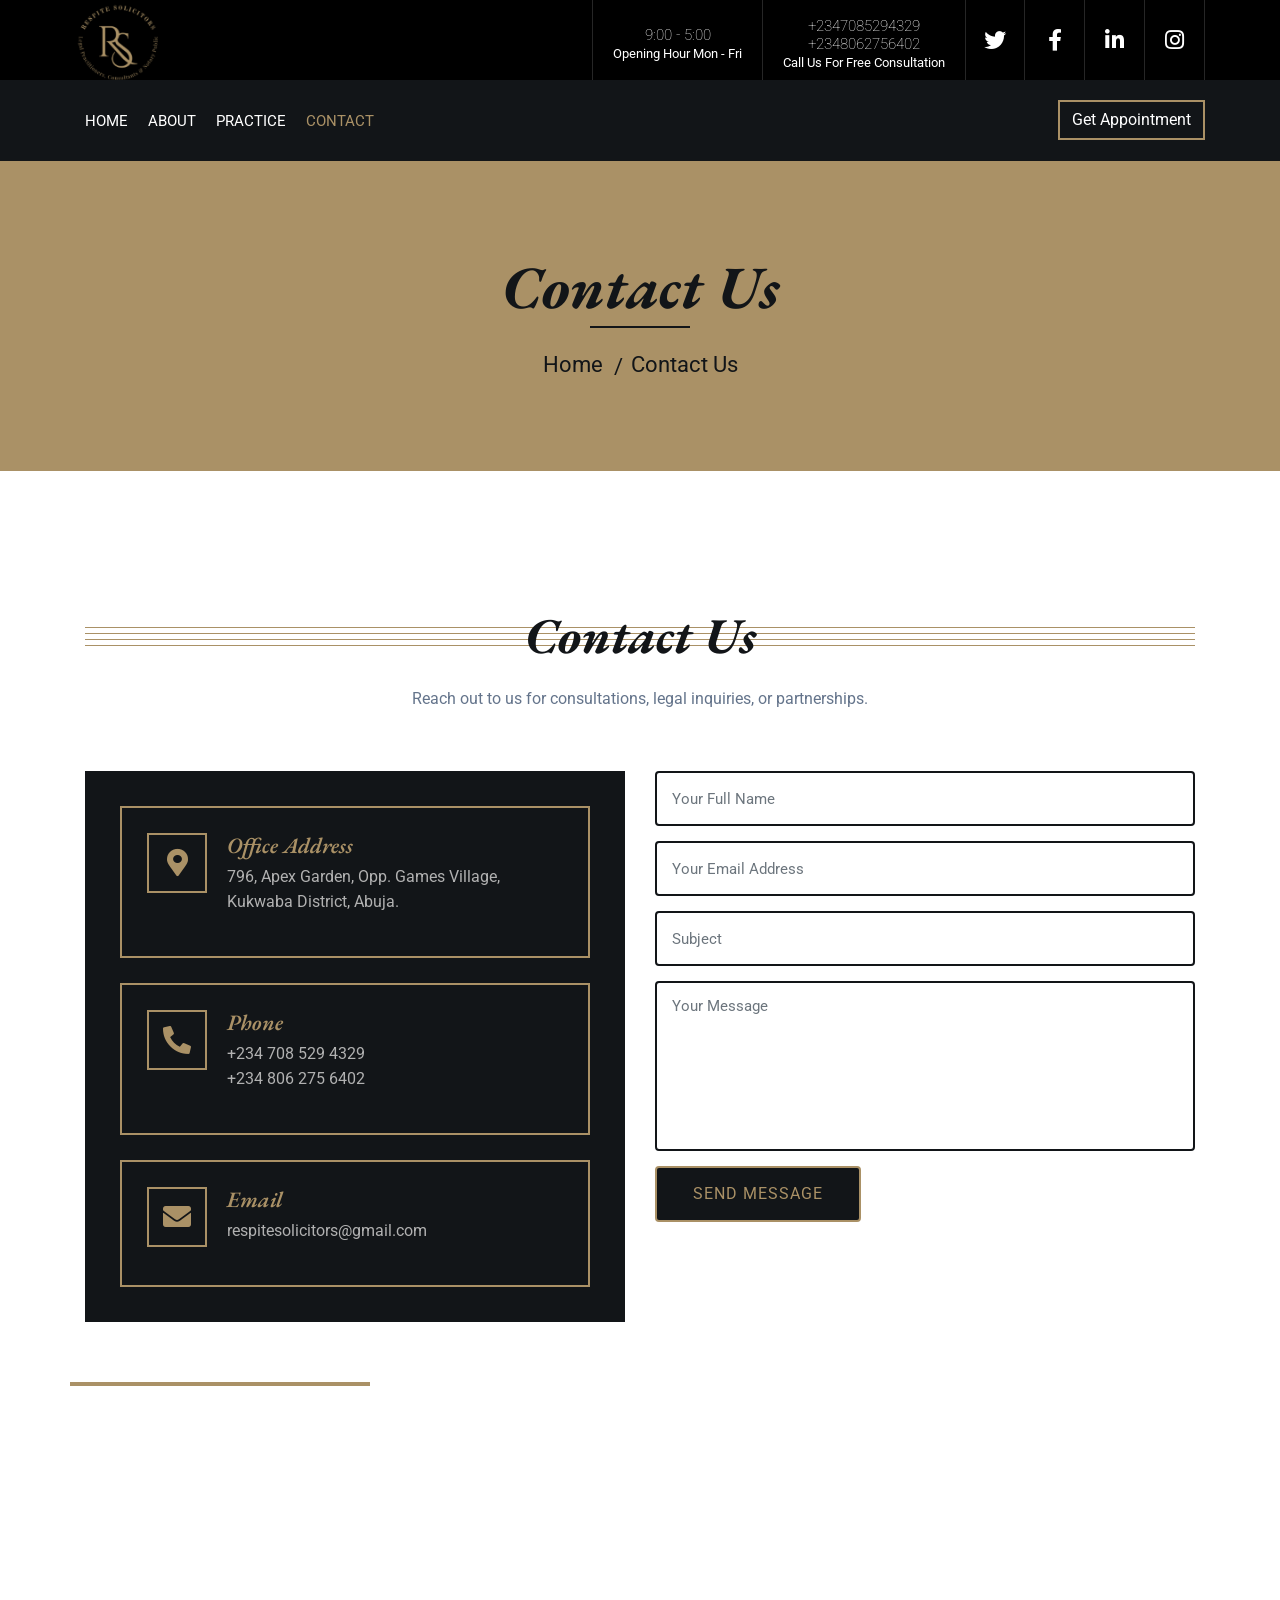
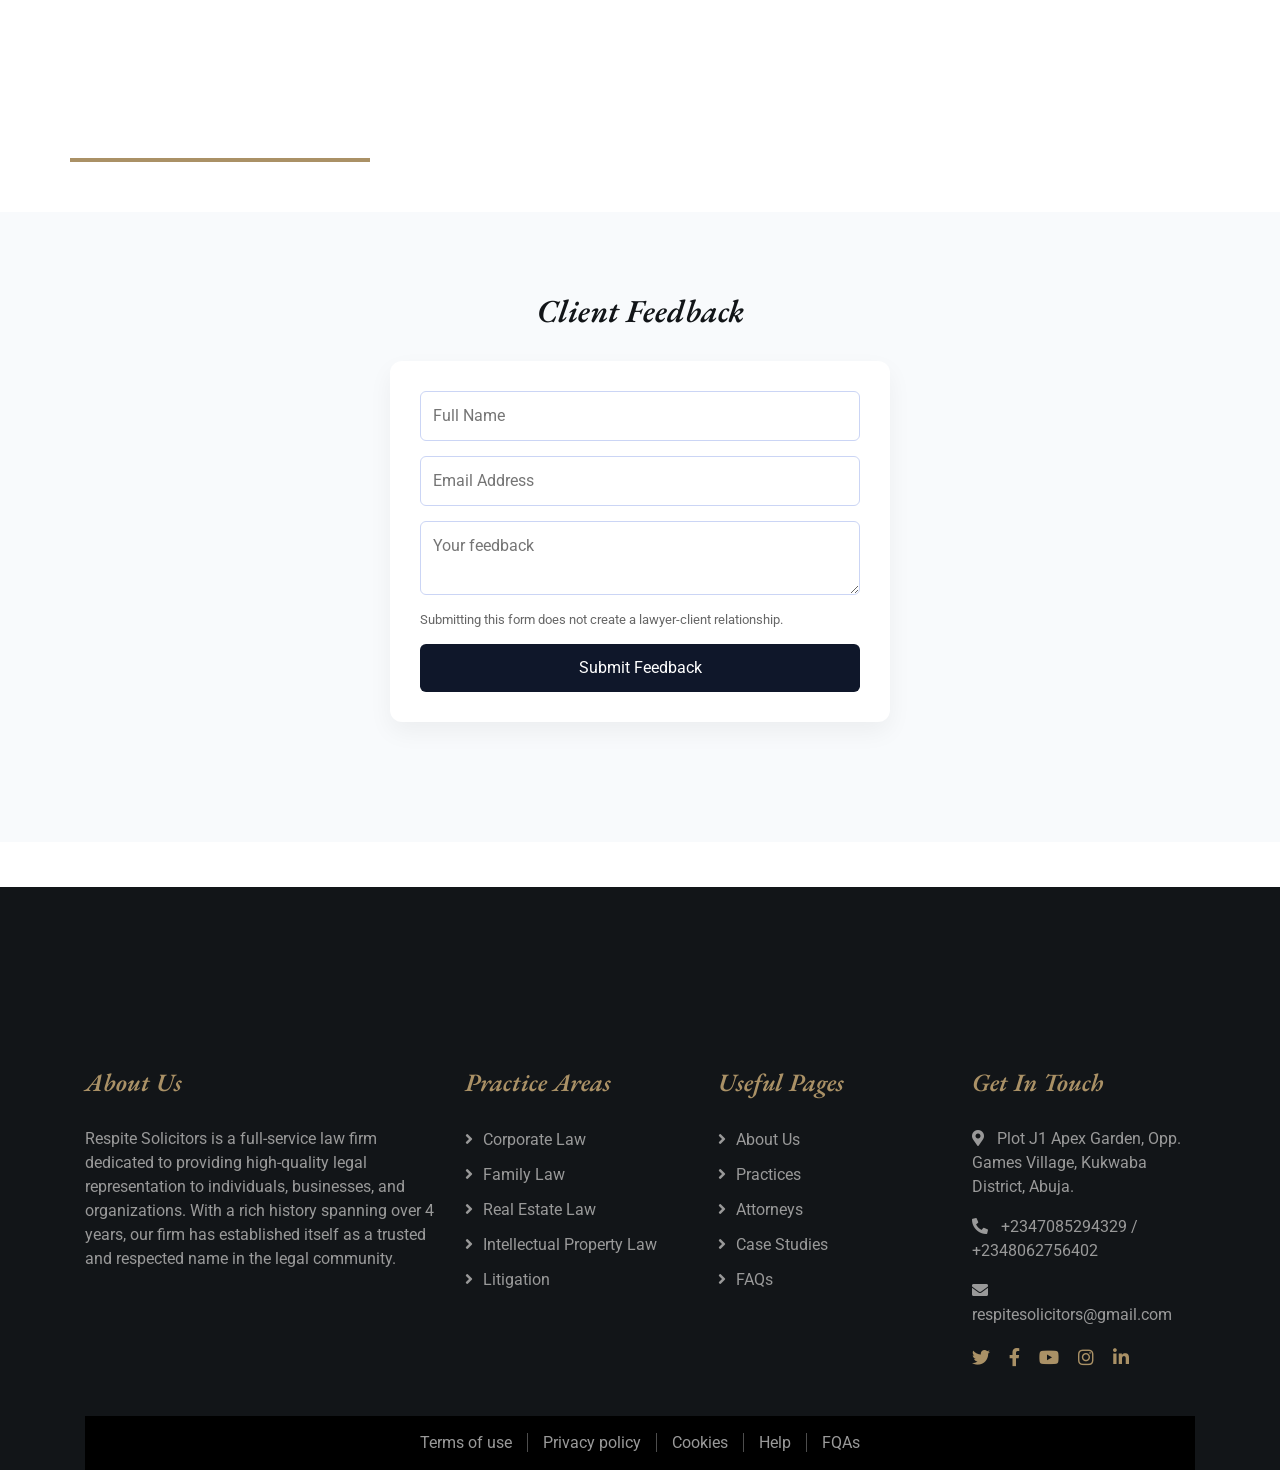
<file: respitesolicitors/contact.html>
<!DOCTYPE html>
<html lang="en">
    <head>
        <meta charset="utf-8">
        <title>Kanun - Law Firm Website Template</title>
        <meta content="width=device-width, initial-scale=1.0" name="viewport">
        <meta content="Law Firm Website Template" name="keywords">
        <meta content="Law Firm Website Template" name="description">

        <!-- Favicon -->
        <link href="img/favicon.ico" rel="icon">

        <!-- Google Font -->
        <link href="https://fonts.googleapis.com/css2?family=EB+Garamond:ital,wght@1,600;1,700;1,800&family=Roboto:wght@400;500&display=swap" rel="stylesheet"> 
        
        <!-- CSS Libraries -->
        <link href="https://stackpath.bootstrapcdn.com/bootstrap/4.4.1/css/bootstrap.min.css" rel="stylesheet">
        <link href="https://cdnjs.cloudflare.com/ajax/libs/font-awesome/5.10.0/css/all.min.css" rel="stylesheet">
        <link href="lib/animate/animate.min.css" rel="stylesheet">
        <link href="lib/owlcarousel/assets/owl.carousel.min.css" rel="stylesheet">

        <!-- Template Stylesheet -->
        <link href="css/style.css" rel="stylesheet">
    </head>

    <body>
        <div class="wrapper">
            <!-- Top Bar Start -->
            <div class="top-bar">
                <div class="container-fluid">
                    <div class="row">
                        <div class="col-lg-3">
                            <div class="logo">
                                <a href="index.html">
                                         <!---<h3>Respite solicitors</h3>--->
                                         <img src="img/logo.png" alt="Logo">
                                </a>
                            </div>
                        </div>
                        <div class="col-lg-9">
                            <div class="top-bar-right">
                                <div class="text">
                                    <h2>9:00 - 5:00</h2>
                                    <p>Opening Hour Mon - Fri</p>
                                </div>
                                <div class="text">
                                    <h2>+2347085294329 <br>
                                        +2348062756402</h2>
                                    <p>Call Us For Free Consultation</p>
                                </div>
                                <div class="social">
                                    <a href=""><i class="fab fa-twitter"></i></a>
                                    <a href=""><i class="fab fa-facebook-f"></i></a>
                                    <a href=""><i class="fab fa-linkedin-in"></i></a>
                                    <a href=""><i class="fab fa-instagram"></i></a>
                                </div>
                            </div>
                        </div>
                    </div>
                </div>
            </div>
            <!-- Top Bar End -->

            <!-- Nav Bar Start -->
            <div class="nav-bar">
                <div class="container-fluid">
                    <nav class="navbar navbar-expand-lg bg-dark navbar-dark">
                        <a href="#" class="navbar-brand">MENU</a>
                        <button type="button" class="navbar-toggler" data-toggle="collapse" data-target="#navbarCollapse">
                            <span class="navbar-toggler-icon"></span>
                        </button>

                        <div class="collapse navbar-collapse justify-content-between" id="navbarCollapse">
                            <div class="navbar-nav mr-auto">
                                <a href="index.html" class="nav-item nav-link">Home</a>
                                <a href="about.html" class="nav-item nav-link">About</a>
                                <a href="service.html" class="nav-item nav-link">Practice</a>
                               
                                <a href="contact.html" class="nav-item nav-link active">Contact</a>
                            </div>
                            <div class="ml-auto">
                                <a class="btn" href="">Get Appointment</a>
                            </div>
                        </div>
                    </nav>
                </div>
            </div>
            <!-- Nav Bar End -->
            
            
            <!-- Page Header Start -->
            <div class="page-header">
                <div class="container">
                    <div class="row">
                        <div class="col-12">
                            <h2>Contact Us</h2>
                        </div>
                        <div class="col-12">
                            <a href="">Home</a>
                            <a href="">Contact Us</a>
                        </div>
                    </div>
                </div>
            </div>
            <!-- Page Header End -->


            <!-- Contact Start -->
<section class="contact" id="contact">
    <div class="container">

        <div class="section-header text-center">
            <h2>Contact Us</h2>
            <p class="subtitle">
                Reach out to us for consultations, legal inquiries, or partnerships.
            </p>
        </div>

        <div class="row">

            <!-- Contact Info -->
            <div class="col-md-6">
                <div class="contact-info">

                    <div class="contact-item">
                        <i class="fa fa-map-marker-alt"></i>
                        <div class="contact-text">
                            <h2>Office Address</h2>
                            <p>
                                796, Apex Garden,
                                Opp. Games Village,
                                Kukwaba District, Abuja.
                            </p>
                        </div>
                    </div>

                    <div class="contact-item">
                        <i class="fa fa-phone-alt"></i>
                        <div class="contact-text">
                            <h2>Phone</h2>
                            <p>
                                <a href="tel:+2347085294329">+234 708 529 4329</a> <br>
                                <a href="tel:+2348062756402">+234 806 275 6402</a>
                            </p>
                        </div>
                    </div>

                    <div class="contact-item">
                        <i class="fa fa-envelope"></i>
                        <div class="contact-text">
                            <h2>Email</h2>
                            <p>
                                <a href="mailto:respitesolicitors@outlook.com">
                                    respitesolicitors@gmail.com
                                </a>
                            </p>
                        </div>
                    </div>

                </div>
            </div>

            <!-- Contact Form -->
          <!-- Contact Form -->
            <div class="col-md-6">
                <div class="contact-form">
                    <form 
                        id="contactForm"
                        action="https://formspree.io/f/xgolvyaj"
                        method="POST"
                    >
                        <input type="text" name="name" class="form-control" placeholder="Your Full Name" required>

                        <input type="email" name="email" class="form-control" placeholder="Your Email Address" required>

                        <input type="text" name="subject" class="form-control" placeholder="Subject" required>

                        <textarea name="message" class="form-control" placeholder="Your Message" required></textarea>

                        <button class="btn" type="submit">Send Message</button>
                    </form>

                    <p id="formSuccess" class="form-success" style="display:none;">
                        Message sent successfully. We'll get back to you shortly.
                    </p>
                </div>
            </div>

        <!-- Map -->
        <div class="contact-map">
            <iframe
                src="https://www.google.com/maps?q=Kukwaba%20District%20Abuja&output=embed"
                loading="lazy"
                allowfullscreen>
            </iframe>
        </div>

    </div>
</section>
<!-- Contact End -->

           <!----------------FEEDBACK--------------------------->
    <section class="feedback-section">
        <h2>Client Feedback</h2>

        <form id="feedbackForm" action="https://formspree.io/f/xgolvyaj"
                   method="POST">
            <input type="text" name="name" placeholder="Full Name" required>
            <input type="email" name="email" placeholder="Email Address" required>
            <textarea name="message" placeholder="Your feedback" required></textarea>

            <small>
                Submitting this form does not create a lawyer-client relationship.
            </small>

            <button type="submit">Submit Feedback</button>
        </form>

        <!-- Success Message -->
        <p id="successMsg" style="display:none; color:green; margin-top:10px;">
            Message sent successfully
        </p>

        <!-- Feedback Display -->
        <div id="feedbackList"></div>
    </section>
          <!----------  FEEDBACK   ---------->


             <!-- Footer Start -->
            <div class="footer">
                <div class="container">
                    <div class="row">
                        <div class="col-md-6 col-lg-4">
                            <div class="footer-about">
                                <h2>About Us</h2>
                                <p>
                                    Respite Solicitors is a full-service law firm dedicated to providing high-quality legal representation to individuals, businesses, and organizations. With a rich history spanning over 4 years, our firm has established itself as a trusted and respected name in the legal community.
                                </p>
                            </div>
                        </div>
                        <div class="col-md-6 col-lg-8">
                            <div class="row">
                        <div class="col-md-6 col-lg-4">
                            <div class="footer-link">
                                <h2>Practice Areas</h2>
                                <a href="">Corporate Law</a>
                                <a href="">Family Law</a>
                                <a href="">Real Estate Law</a>
                                <a href="">Intellectual Property Law</a>
                                <a href="">Litigation</a>
                            </div>
                        </div>
                        <div class="col-md-6 col-lg-4">
                            <div class="footer-link">
                                <h2>Useful Pages</h2>
                                <a href="">About Us</a>
                                <a href="">Practices</a>
                                <a href="">Attorneys</a>
                                <a href="">Case Studies</a>
                                <a href="">FAQs</a>
                            </div>
                        </div>
                        <div class="col-md-6 col-lg-4">
                            <div class="footer-contact">
                                <h2>Get In Touch</h2>
                                <p><i class="fa fa-map-marker-alt"></i>Plot J1 Apex Garden, Opp. Games Village, Kukwaba District, Abuja.</p>
                                <p><i class="fa fa-phone-alt"></i> +2347085294329 / +2348062756402</p>
                                <p><i class="fa fa-envelope"></i>respitesolicitors@gmail.com </p>
                                <div class="footer-social">
                                    <a href=""><i class="fab fa-twitter"></i></a>
                                    <a href=""><i class="fab fa-facebook-f"></i></a>
                                    <a href=""><i class="fab fa-youtube"></i></a>
                                    <a href=""><i class="fab fa-instagram"></i></a>
                                    <a href=""><i class="fab fa-linkedin-in"></i></a>
                                </div>
                            </div>
                        </div>
                        </div>
                    </div>
                    </div>
                </div>
                <div class="container footer-menu">
                    <div class="f-menu">
                        <a href="">Terms of use</a>
                        <a href="">Privacy policy</a>
                        <a href="">Cookies</a>
                        <a href="">Help</a>
                        <a href="">FQAs</a>
                    </div>
                </div>
            
            <!-- Footer End -->
            
            <a href="#" class="back-to-top"><i class="fa fa-chevron-up"></i></a>
        </div>

        <!-- JavaScript Libraries -->
        <script src="https://code.jquery.com/jquery-3.4.1.min.js"></script>
        <script src="https://stackpath.bootstrapcdn.com/bootstrap/4.4.1/js/bootstrap.bundle.min.js"></script>
        <script src="lib/easing/easing.min.js"></script>
        <script src="lib/owlcarousel/owl.carousel.min.js"></script>
        <script src="lib/isotope/isotope.pkgd.min.js"></script>

        <script>
document.addEventListener("DOMContentLoaded", function () {
    const form = document.getElementById("contactForm");
    const successMsg = document.getElementById("formSuccess");

    form.addEventListener("submit", async function (e) {
        e.preventDefault();

        const response = await fetch(form.action, {
            method: "POST",
            body: new FormData(form),
            headers: { "Accept": "application/json" }
        });

        if (response.ok) {
            form.reset();
            successMsg.style.display = "block";
        } else {
            alert("Message failed to send. Please try again.");
        }
    });
});
</script>

      <script>
const form = document.getElementById("feedbackForm");
const list = document.getElementById("feedbackList");
const successMsg = document.getElementById("successMsg");
const MAX_FEEDBACK = 5;

// Load saved feedback on page load
function loadFeedback() {
    const feedbacks = JSON.parse(localStorage.getItem("feedbacks")) || [];
    feedbacks.forEach(addFeedbackToPage);
}

// Add feedback to page
function addFeedbackToPage(data) {
    const div = document.createElement("div");
    div.className = "feedback-item";
    div.innerHTML = `
        <strong>${data.name}</strong>
        <p>${data.message}</p>
    `;
    list.prepend(div);
}

// Handle submit
form.addEventListener("submit", function(e) {
    e.preventDefault();

   // 🚫 Stop if limit reached
    if (feedbacks.length >= MAX_FEEDBACKS) {
        alert("Feedback limit reached. No more submissions allowed.");
        return;
    }
    
    const feedback = {
        name: form.name.value,
        email: form.email.value,
        message: form.message.value
    };

    const feedbacks = JSON.parse(localStorage.getItem("feedbacks")) || [];
    feedbacks.push(feedback);
    localStorage.setItem("feedbacks", JSON.stringify(feedbacks));

    addFeedbackToPage(feedback);

    successMsg.style.display = "block";
    setTimeout(() => successMsg.style.display = "none", 3000);

    form.reset();
});

// Load feedback on start
function loadFeedback() {
    const feedbacks = JSON.parse(localStorage.getItem("feedbacks")) || [];
    feedbacks
        .slice(-MAX_FEEDBACKS)
        .forEach(addFeedbackToPage);
}
</script>


        <!-- Template Javascript -->
        <script src="js/main.js"></script>
    </body>
</html>
</file>
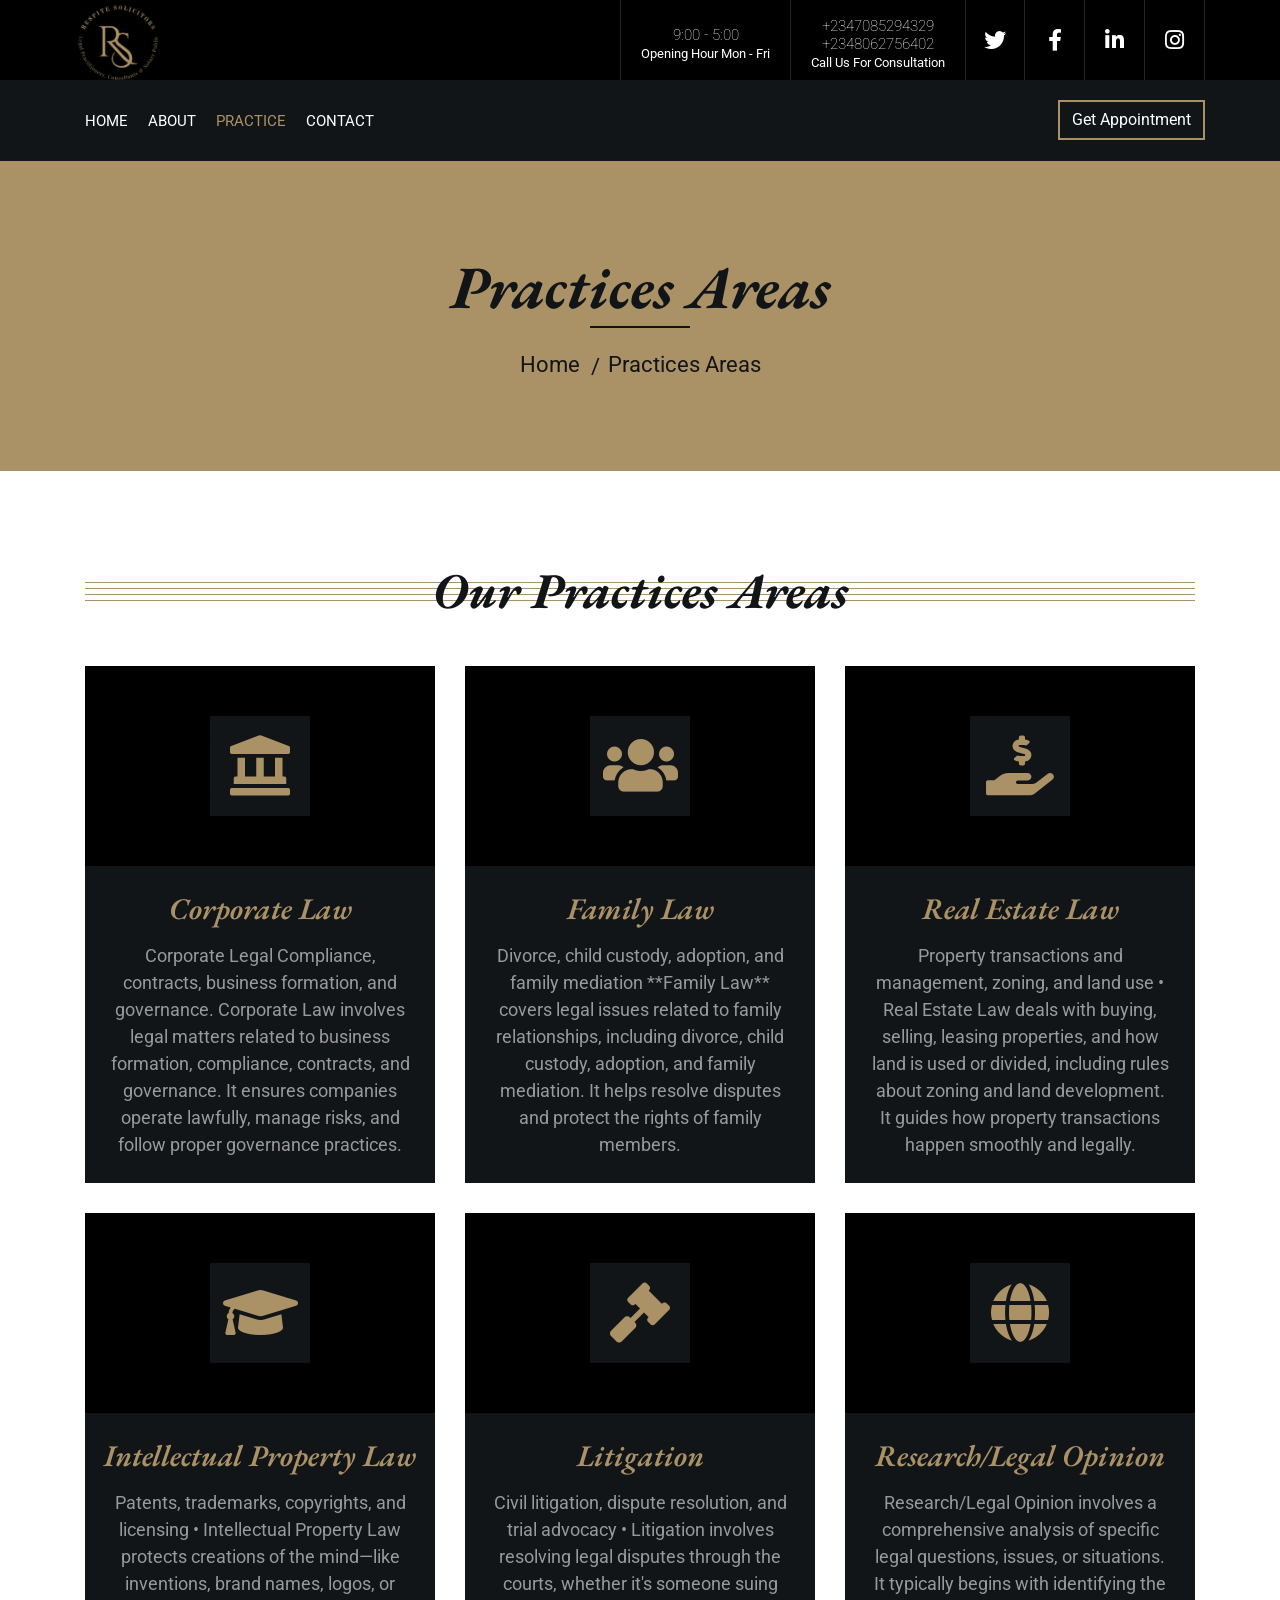
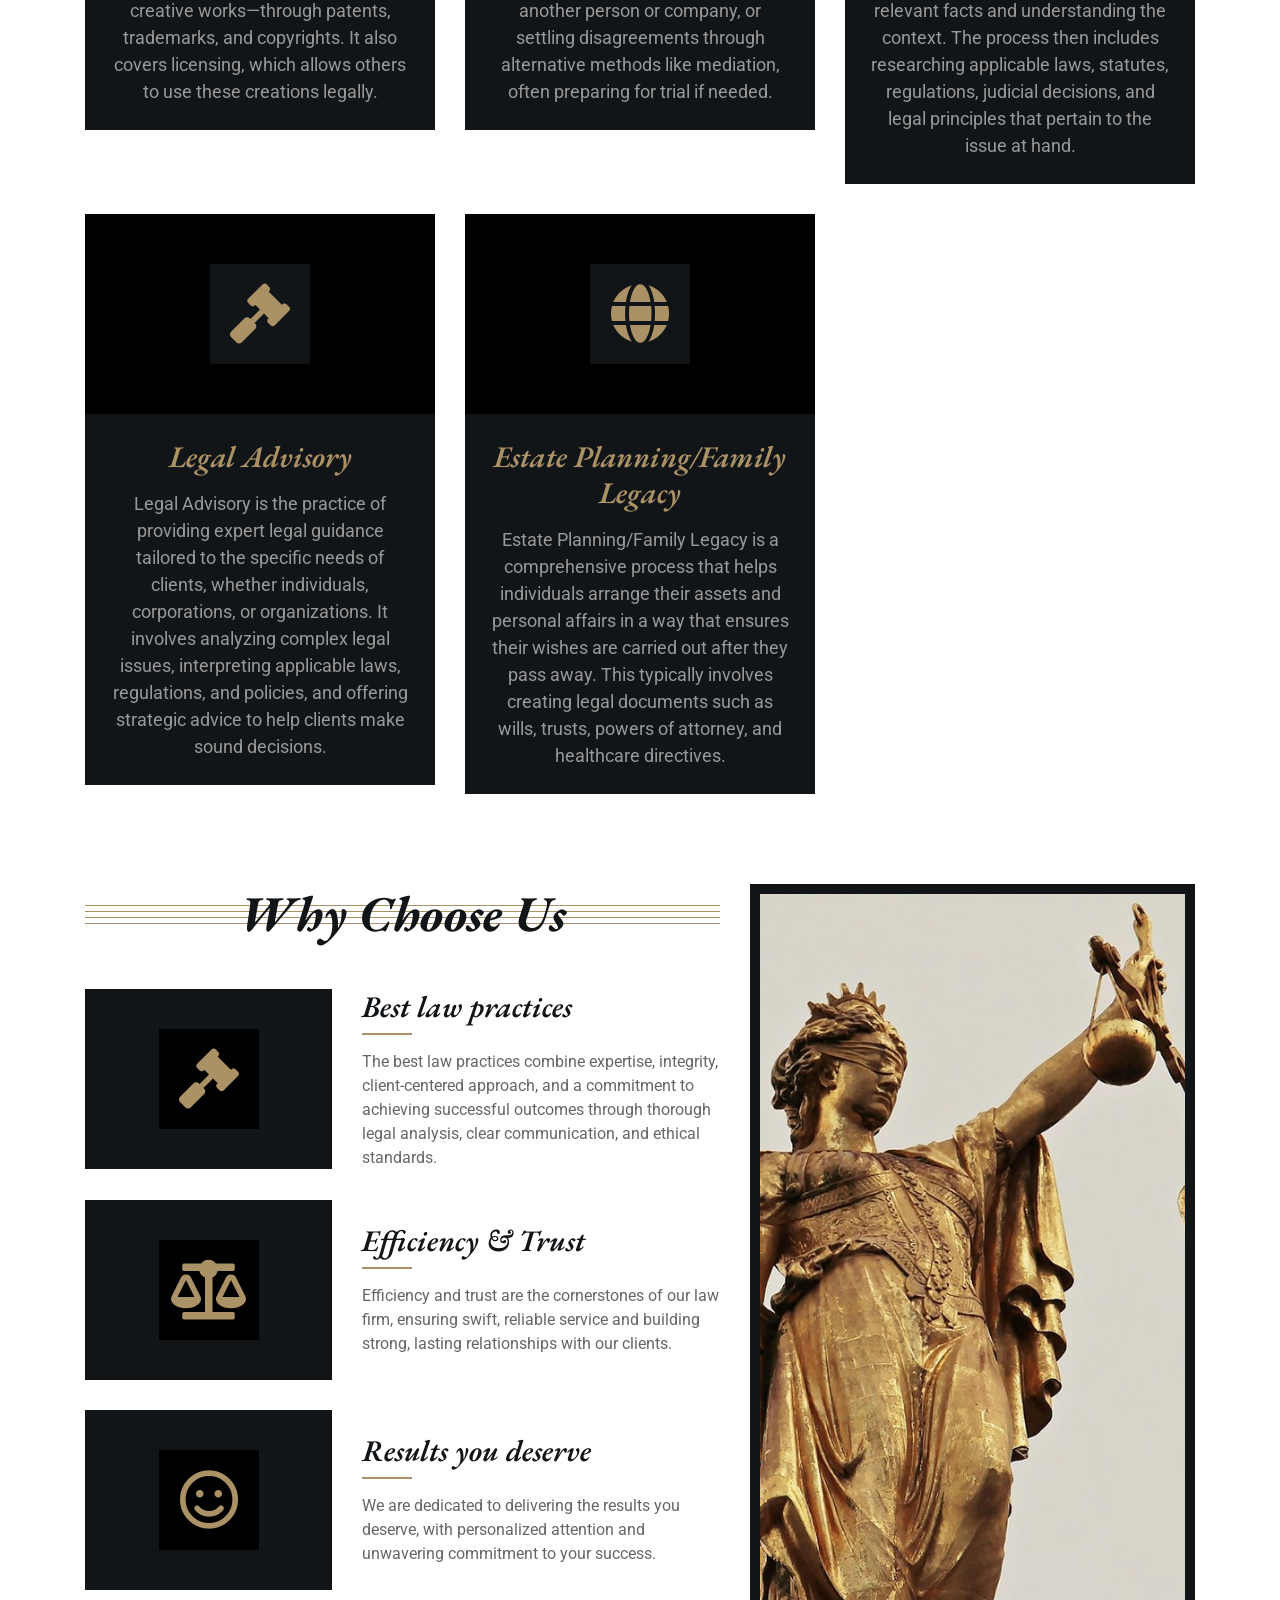
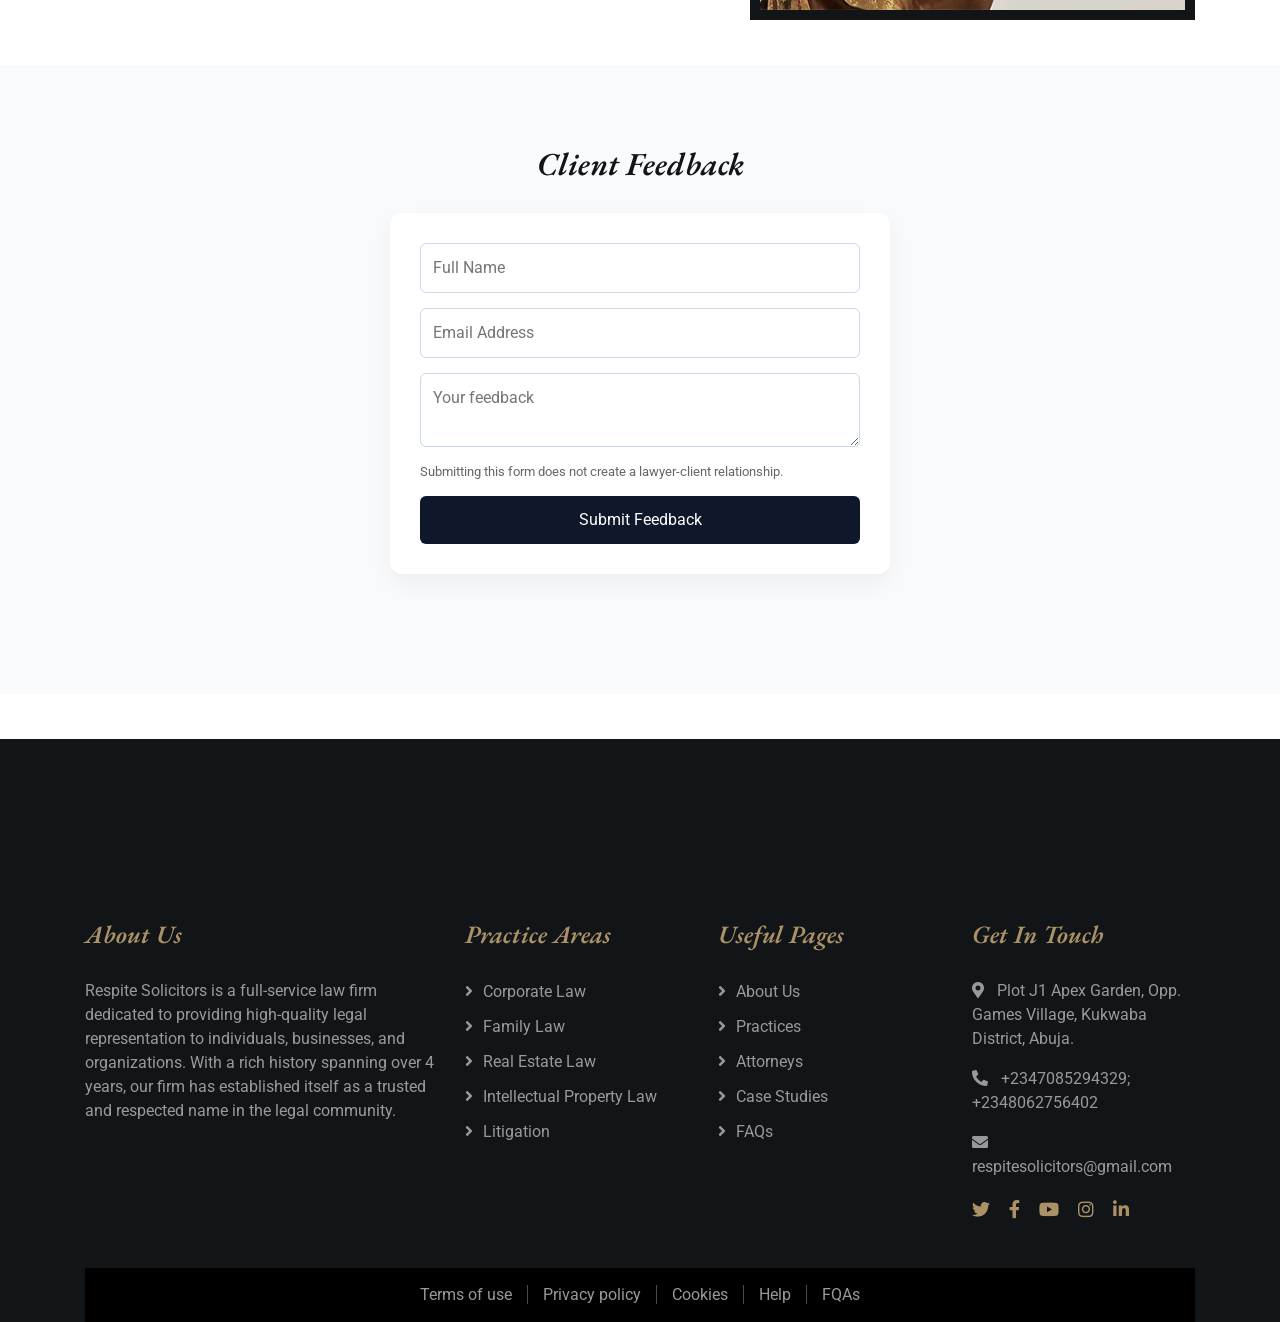
<file: respitesolicitors/service.html>
<!DOCTYPE html>
<html lang="en">
    <head>
        <meta charset="utf-8">
        <title>Kanun - Law Firm Website Template</title>
        <meta content="width=device-width, initial-scale=1.0" name="viewport">
        <meta content="Law Firm Website Template" name="keywords">
        <meta content="Law Firm Website Template" name="description">

        <!-- Favicon -->
        <link href="img/favicon.ico" rel="icon">

        <!-- Google Font -->
        <link href="https://fonts.googleapis.com/css2?family=EB+Garamond:ital,wght@1,600;1,700;1,800&family=Roboto:wght@400;500&display=swap" rel="stylesheet"> 
        
        <!-- CSS Libraries -->
        <link href="https://stackpath.bootstrapcdn.com/bootstrap/4.4.1/css/bootstrap.min.css" rel="stylesheet">
        <link href="https://cdnjs.cloudflare.com/ajax/libs/font-awesome/5.10.0/css/all.min.css" rel="stylesheet">
        <link href="lib/animate/animate.min.css" rel="stylesheet">
        <link href="lib/owlcarousel/assets/owl.carousel.min.css" rel="stylesheet">

        <!-- Template Stylesheet -->
        <link href="css/style.css" rel="stylesheet">
    </head>

    <body>
        <div class="wrapper">
            <!-- Top Bar Start -->
            <div class="top-bar">
                <div class="container-fluid">
                    <div class="row">
                        <div class="col-lg-3">
                            <div class="logo">
                                <a href="index.html">
                                     <!---<h3>Respite solicitors</h3>--->
                                     <img src="img/logo.png" alt="Logo">
                                </a>
                            </div>
                        </div>
                        <div class="col-lg-9">
                            <div class="top-bar-right">
                                <div class="text">
                                    <h2>9:00 - 5:00</h2>
                                    <p>Opening Hour Mon - Fri</p>
                                </div>
                                <div class="text">
                                    <h2>+2347085294329 <br>
                                        +2348062756402</h2>
                                    <p>Call Us For Consultation</p>
                                </div>
                                <div class="social">
                                    <a href=""><i class="fab fa-twitter"></i></a>
                                    <a href=""><i class="fab fa-facebook-f"></i></a>
                                    <a href=""><i class="fab fa-linkedin-in"></i></a>
                                    <a href=""><i class="fab fa-instagram"></i></a>
                                </div>
                            </div>
                        </div>
                    </div>
                </div>
            </div>
            <!-- Top Bar End -->

            <!-- Nav Bar Start -->
            <div class="nav-bar">
                <div class="container-fluid">
                    <nav class="navbar navbar-expand-lg bg-dark navbar-dark">
                        <a href="#" class="navbar-brand">MENU</a>
                        <button type="button" class="navbar-toggler" data-toggle="collapse" data-target="#navbarCollapse">
                            <span class="navbar-toggler-icon"></span>
                        </button>

                        <div class="collapse navbar-collapse justify-content-between" id="navbarCollapse">
                            <div class="navbar-nav mr-auto">
                                <a href="index.html" class="nav-item nav-link">Home</a>
                                <a href="about.html" class="nav-item nav-link">About</a>
                                <a href="service.html" class="nav-item nav-link active">Practice</a>
                               
                               
                                <a href="contact.html" class="nav-item nav-link">Contact</a>
                            </div>
                            <div class="ml-auto">
                                <a class="btn" href="">Get Appointment</a>
                            </div>
                        </div>
                    </nav>
                </div>
            </div>
            <!-- Nav Bar End -->
            
            
            <!-- Page Header Start -->
            <div class="page-header">
                <div class="container">
                    <div class="row">
                        <div class="col-12">
                            <h2>Practices Areas</h2>
                        </div>
                        <div class="col-12">
                            <a href="">Home</a>
                            <a href="">Practices Areas</a>
                        </div>
                    </div>
                </div>
            </div>
            <!-- Page Header End -->


            <!-- Service Start -->
            <div class="service">
                <div class="container">
                    <div class="section-header">
                        <h2>Our Practices Areas</h2>
                    </div>
                    <div class="row">
                        <div class="col-lg-4 col-md-6">
                            <div class="service-item">
                                <div class="service-icon">
                                    <i class="fa fa-landmark"></i>
                                </div>
                                <h3>Corporate Law</h3>
                                <p>
                                    Corporate Legal Compliance, contracts, business formation, and governance.
                                    Corporate Law involves legal matters related to business formation, compliance, contracts, and governance. It ensures companies operate lawfully, manage risks, and follow proper governance practices.
                                </p>
                                
                            </div>
                        </div>
                        <div class="col-lg-4 col-md-6">
                            <div class="service-item">
                                <div class="service-icon">
                                    <i class="fa fa-users"></i>
                                </div>
                                <h3>Family Law</h3>
                                <p>
                                    Divorce, child custody, adoption, and family mediation
                                    **Family Law** covers legal issues related to family relationships, including divorce, child custody, adoption, and family mediation. It helps resolve disputes and protect the rights of family members.
                                </p>
                     
                            </div>
                        </div>
                        <div class="col-lg-4 col-md-6">
                            <div class="service-item">
                                <div class="service-icon">
                                    <i class="fa fa-hand-holding-usd"></i>
                                </div>
                                <h3>Real Estate Law</h3>
                                <p>
                                    Property transactions and management, zoning, and land use
                                    •	Real Estate Law deals with buying, selling, leasing properties, and how land is used or divided, including rules about zoning and land development. It guides how property transactions happen smoothly and legally.

                                </p>
                                
                            </div>
                        </div>
                        <div class="col-lg-4 col-md-6">
                            <div class="service-item">
                                <div class="service-icon">
                                    <i class="fa fa-graduation-cap"></i>
                                </div>
                                <h3>Intellectual Property Law</h3>
                                <p>
                                    Patents, trademarks, copyrights, and licensing
                                    •	Intellectual Property Law protects creations of the mind—like inventions, brand names, logos, or creative works—through patents, trademarks, and copyrights. It also covers licensing, which allows others to use these creations legally.
                                </p>
                                
                            </div>
                        </div>
                        <div class="col-lg-4 col-md-6">
                            <div class="service-item">
                                <div class="service-icon">
                                    <i class="fa fa-gavel"></i>
                                </div>
                                <h3>Litigation</h3>
                                <p>
                                    Civil litigation, dispute resolution, and trial advocacy
                                    •	Litigation involves resolving legal disputes through the courts, whether it's someone suing another person or company, or settling disagreements through alternative methods like mediation, often preparing for trial if needed.
                                </p>
                               
                            </div>
                        </div>
                        <div class="col-lg-4 col-md-6">
                            <div class="service-item">
                                <div class="service-icon">
                                    <i class="fa fa-globe"></i>
                                </div>
                                <h3> Research/Legal Opinion</h3>
                                <p>
                                    Research/Legal Opinion involves a comprehensive analysis of specific legal questions, issues, or situations. It typically begins with identifying the relevant facts and understanding the context. The process then includes researching applicable laws, statutes, regulations, judicial decisions, and legal principles that pertain to the issue at hand. 
                                </p>
                               
                            </div>
                        </div>
                        <div class="col-lg-4 col-md-6">
                            <div class="service-item">
                                <div class="service-icon">
                                    <i class="fa fa-gavel"></i>
                                </div>
                                <h3> Legal Advisory</h3>
                                <p>
                                    Legal Advisory is the practice of providing expert legal guidance tailored to the specific needs of clients, whether individuals, corporations, or organizations. It involves analyzing complex legal issues, interpreting applicable laws, regulations, and policies, and offering strategic advice to help clients make sound decisions.
                                </p>    
                               
                            </div>
                        </div>
                        <div class="col-lg-4 col-md-6">
                            <div class="service-item">
                                <div class="service-icon">
                                    <i class="fa fa-globe"></i>
                                </div>
                                <h3> Estate Planning/Family Legacy </h3>
                                <p>
                                    Estate Planning/Family Legacy is a comprehensive process that helps individuals arrange their assets and personal affairs in a way that ensures their wishes are carried out after they pass away. This typically involves creating legal documents such as wills, trusts, powers of attorney, and healthcare directives. 
                    
                                </p>
                                
                            </div>
                        </div>
                    </div>
                </div>
            </div>
            <!-- Service End -->
            
            
            <!-- Feature Start -->
            <div class="feature">
                <div class="container">
                    <div class="row">
                        <div class="col-md-7">
                            <div class="section-header">
                                <h2>Why Choose Us</h2>
                            </div>
                            <div class="row align-items-center feature-item">
                                <div class="col-5">
                                    <div class="feature-icon">
                                        <i class="fa fa-gavel"></i>
                                    </div>
                                </div>
                                <div class="col-7">
                                    <h3>Best law practices</h3>
                                    <p>
                                        The best law practices combine expertise, integrity, client-centered approach, and a commitment to achieving successful outcomes through thorough legal analysis, clear communication, and ethical standards.
                                    </p>
                                </div>
                            </div>
                            <div class="row align-items-center feature-item">
                                <div class="col-5">
                                    <div class="feature-icon">
                                        <i class="fa fa-balance-scale"></i>
                                    </div>
                                </div>
                                <div class="col-7">
                                    <h3>Efficiency & Trust</h3>
                                    <p>
                                        Efficiency and trust are the cornerstones of our law firm, ensuring swift, reliable service and building strong, lasting relationships with our clients.
                                    </p>
                                </div>
                            </div>
                            <div class="row align-items-center feature-item">
                                <div class="col-5">
                                    <div class="feature-icon">
                                        <i class="far fa-smile"></i>
                                    </div>
                                </div>
                                <div class="col-7">
                                    <h3>Results you deserve</h3>
                                    <p>
                                        We are dedicated to delivering the results you deserve, with personalized attention and unwavering commitment to your success.
                                    </p>
                                </div>
                            </div>
                        </div>
                        <div class="col-md-5">
                            <div class="feature-img">
                                <img src="img/faqs.jpg" alt="Feature">
                            </div>
                        </div>
                    </div>
                </div>
            </div>
            <!-- Feature End -->


           <!----------------FEEDBACK--------------------------->
               <section class="feedback-section">
        <h2>Client Feedback</h2>

        <form id="feedbackForm"  action="https://formspree.io/f/xgolvyaj"
  method="POST">
            <input type="text" name="name" placeholder="Full Name" required>
            <input type="email" name="email" placeholder="Email Address" required>
            <textarea name="message" placeholder="Your feedback" required></textarea>

            <small>
                Submitting this form does not create a lawyer-client relationship.
            </small>

            <button type="submit">Submit Feedback</button>
        </form>

        <!-- Success Message -->
        <p id="successMsg" style="display:none; color:green; margin-top:10px;">
            Message sent successfully
        </p>

        <!-- Feedback Display -->
        <div id="feedbackList"></div>
    </section>
          <!----------  FEEDBACK   ---------->


            <!-- Footer Start -->
            <div class="footer">
                <div class="container">
                    <div class="row">
                        <div class="col-md-6 col-lg-4">
                            <div class="footer-about">
                                <h2>About Us</h2>
                                <p>
                                    Respite Solicitors is a full-service law firm dedicated to providing high-quality legal representation to individuals, businesses, and organizations. With a rich history spanning over 4 years, our firm has established itself as a trusted and respected name in the legal community.
                                </p>
                            </div>
                        </div>
                        <div class="col-md-6 col-lg-8">
                            <div class="row">
                        <div class="col-md-6 col-lg-4">
                            <div class="footer-link">
                                <h2>Practice Areas</h2>
                                <a href="">Corporate Law</a>
                                <a href="">Family Law</a>
                                <a href="">Real Estate Law</a>
                                <a href="">Intellectual Property Law</a>
                                <a href="">Litigation</a>
                            </div>
                        </div>
                        <div class="col-md-6 col-lg-4">
                            <div class="footer-link">
                                <h2>Useful Pages</h2>
                                <a href="">About Us</a>
                                <a href="">Practices</a>
                                <a href="">Attorneys</a>
                                <a href="">Case Studies</a>
                                <a href="">FAQs</a>
                            </div>
                        </div>
                        <div class="col-md-6 col-lg-4">
                            <div class="footer-contact">
                                <h2>Get In Touch</h2>
                                <p><i class="fa fa-map-marker-alt"></i>Plot J1 Apex Garden, Opp. Games Village, Kukwaba District, Abuja.</p>
                                <p><i class="fa fa-phone-alt"></i> +2347085294329; +2348062756402</p>
                                <p><i class="fa fa-envelope"></i>respitesolicitors@gmail.com</p>
                                <div class="footer-social">
                                    <a href=""><i class="fab fa-twitter"></i></a>
                                    <a href=""><i class="fab fa-facebook-f"></i></a>
                                    <a href=""><i class="fab fa-youtube"></i></a>
                                    <a href=""><i class="fab fa-instagram"></i></a>
                                    <a href=""><i class="fab fa-linkedin-in"></i></a>
                                </div>
                            </div>
                        </div>
                        </div>
                    </div>
                    </div>
                </div>
                <div class="container footer-menu">
                    <div class="f-menu">
                        <a href="">Terms of use</a>
                        <a href="">Privacy policy</a>
                        <a href="">Cookies</a>
                        <a href="">Help</a>
                        <a href="">FQAs</a>
                    </div>
                </div>
            
            <!-- Footer End -->

            <a href="#" class="back-to-top"><i class="fa fa-chevron-up"></i></a>
        </div>

        <!-- JavaScript Libraries -->
        <script src="https://code.jquery.com/jquery-3.4.1.min.js"></script>
        <script src="https://stackpath.bootstrapcdn.com/bootstrap/4.4.1/js/bootstrap.bundle.min.js"></script>
        <script src="lib/easing/easing.min.js"></script>
        <script src="lib/owlcarousel/owl.carousel.min.js"></script>
        <script src="lib/isotope/isotope.pkgd.min.js"></script>


         <script>
const form = document.getElementById("feedbackForm");
const list = document.getElementById("feedbackList");
const successMsg = document.getElementById("successMsg");
const MAX_FEEDBACK = 5;

// Load saved feedback on page load
function loadFeedback() {
    const feedbacks = JSON.parse(localStorage.getItem("feedbacks")) || [];
    feedbacks.forEach(addFeedbackToPage);
}

// Add feedback to page
function addFeedbackToPage(data) {
    const div = document.createElement("div");
    div.className = "feedback-item";
    div.innerHTML = `
        <strong>${data.name}</strong>
        <p>${data.message}</p>
    `;
    list.prepend(div);
}

// Handle submit
form.addEventListener("submit", function(e) {
    e.preventDefault();

   // 🚫 Stop if limit reached
    if (feedbacks.length >= MAX_FEEDBACKS) {
        alert("Feedback limit reached. No more submissions allowed.");
        return;
    }
    
    const feedback = {
        name: form.name.value,
        email: form.email.value,
        message: form.message.value
    };

    const feedbacks = JSON.parse(localStorage.getItem("feedbacks")) || [];
    feedbacks.push(feedback);
    localStorage.setItem("feedbacks", JSON.stringify(feedbacks));

    addFeedbackToPage(feedback);

    successMsg.style.display = "block";
    setTimeout(() => successMsg.style.display = "none", 3000);

    form.reset();
});

// Load feedback on start
function loadFeedback() {
    const feedbacks = JSON.parse(localStorage.getItem("feedbacks")) || [];
    feedbacks
        .slice(-MAX_FEEDBACKS)
        .forEach(addFeedbackToPage);
}
</script>


        

        <!-- Template Javascript -->
        <script src="js/main.js"></script>
    </body>
</html>
</file>
<file: respitesolicitors/css/style.css>
/*******************************/
/********* General CSS *********/
/*******************************/
body {
    color: #666666;
    background: #ffffff;
    font-family: 'Roboto', sans-serif;
    font-weight: 400;
}

h1,
h2, 
h3, 
h4,
h5, 
h6 {
    font-family: 'EB Garamond', serif;
    font-weight: 600;
    font-style: italic;
    color: #121518;
}

a {
    color: #454545;
    transition: .3s;
}

a:hover,
a:active,
a:focus {
    color: #aa9166;
    outline: none;
    text-decoration: none;
}

.btn:focus {
    box-shadow: none;
}

.wrapper {
    position: relative;
    width: 100%;
    max-width: 1366px;
    margin: 0 auto;
    background: #ffffff;
}

.back-to-top {
    position: fixed;
    display: none;
    background: #aa9166;
    color: #121518;
    width: 44px;
    height: 44px;
    text-align: center;
    line-height: 1;
    font-size: 22px;
    right: 15px;
    bottom: 15px;
    transition: background 0.5s;
    z-index: 9;
}

.back-to-top:hover {
    color: #aa9166;
    background: #121518;
}

.back-to-top i {
    padding-top: 10px;
}


/**********************************/
/********** Top Bar CSS ***********/
/**********************************/
.top-bar {
    position: relative;
    height: 80px;
    background: #000000;
}

.top-bar .logo {
    padding: 3px 0 ;
    text-align: left;
    overflow: hidden;
}

.top-bar .logo h1 {
    margin: 0;
    color: #aa9166;
    font-size: 75px;
    line-height: 55px;
    font-weight: 800;
}

.top-bar .logo img {
    max-width: 100%;
    max-height: 80px;
}

.top-bar .top-bar-right {
    display: flex;
    align-items: center;
    justify-content: flex-end;
}

.top-bar .text {
    display: flex;
    align-items: center;
    justify-content: center;
    flex-direction: column;
    height: 90px;
    padding: 0 20px;
    text-align: center;
    border-left: 1px solid rgba(255, 255, 255, .15);
}

.top-bar .text h2 {
    color: #ffffff;
    font-family: 'Roboto', sans-serif;
    font-weight: 100;
    font-style: normal;
    font-size: 15px;
    margin: 0;
}

.top-bar .text p {
    color: #ffffff;
    font-size: 13px;
    margin: 0;
}

.top-bar .social {
    display: flex;
    height: 90px;
    font-size: 0;
    justify-content: flex-end;
}

.top-bar .social a {
    display: flex;
    align-items: center;
    justify-content: center;
    width: 60px;
    height: 80px;
    font-size: 22px;
    color: #ffffff;
    border-right: 1px solid rgba(255, 255, 255, .15);
}

.top-bar .social a:first-child {
    border-left: 1px solid rgba(255, 255, 255, .15);
}

.top-bar .social a:hover {
    color: #aa9166;
    background: #ffffff;
}

@media (min-width: 992px) {
    .top-bar {
        padding: 0 60px;
    }
}

@media (max-width: 991.98px) {
    .top-bar .logo {
        text-align: center;
    }
    
    .top-bar .social {
        display: none;
    }
}


/**********************************/
/*********** Nav Bar CSS **********/
/**********************************/
.nav-bar {
    position: relative;
    padding: 20px 0;
    transition: .3s;
}

.nav-bar.nav-sticky {
    position: fixed;
    top: 0;
    width: 100%;
    padding: 10px 0;
    box-shadow: 0 2px 5px rgba(0, 0, 0, .3);
    z-index: 999;
}

.nav-bar .navbar {
    height: 100%;
    padding: 0;
}

.navbar-dark .navbar-nav .nav-link,
.navbar-dark .navbar-nav .nav-link:focus,
.navbar-dark .navbar-nav .nav-link:hover,
.navbar-dark .navbar-nav .nav-link.active {
    padding: 10px 10px 8px 10px;
    color: #ffffff;
}

.navbar-dark .navbar-nav .nav-link:hover,
.navbar-dark .navbar-nav .nav-link.active {
    color: #aa9166;
    transition: none;
}

.nav-bar .dropdown-menu {
    margin-top: 0;
    border: 0;
    border-radius: 0;
    background: #f8f9fa;
}

.nav-bar .btn {
    color: #ffffff;
    border: 2px solid #aa9166;
    border-radius: 0;
}

.nav-bar .btn:hover {
    background: #aa9166;
}

@media (min-width: 992px) {
    .nav-bar {
        padding: 20px 60px;
    }
    
    .nav-bar.nav-sticky {
        padding: 10px 60px;
    }
    
    .nav-bar,
    .nav-bar .navbar {
        background: #121518 !important;
    }
    
    .nav-bar .navbar-brand {
        display: none;
    }
    
    .nav-bar a.nav-link {
        padding: 8px 15px;
        font-size: 15px;
        text-transform: uppercase;
    }
}

@media (max-width: 991.98px) {   
    .nav-bar,
    .nav-bar .navbar {
        padding: 3px 0;
        background: #121518 !important;
    }
    
    .nav-bar a.nav-link {
        padding: 5px;
    }
    
    .nav-bar .dropdown-menu {
        box-shadow: none;
    }
    
    .nav-bar .btn {
        display: none;
    }
}


/*******************************/
/******** Carousel CSS *********/
/*******************************/
.carousel {
    position: relative;
    width: 100%;
    height: calc(100vh - 170px);
    margin: 0 auto;
    text-align: center;
    overflow: hidden;
}

.carousel .carousel-inner,
.carousel .carousel-item {
    position: relative;
    width: 100%;
    height: 100%;
}

.carousel .carousel-item img {
    width: 100%;
    height: 100%;
    object-fit: cover;
}

.carousel .carousel-item::after {
    position: absolute;
    content: "";
    width: 100%;
    height: 100%;
    top: 0;
    left: 0;
    background: rgba(0, 0, 0, .3);
    z-index: 1;
}

.carousel .carousel-caption {
    position: absolute;
    top: 0;
    bottom: 0;
    display: flex;
    align-items: center;
    justify-content: center;
    flex-direction: column;
    height: calc(100vh - 170px);
}

.carousel .carousel-caption h1 {
    color: #ffffff;
    font-size: 60px;
    font-weight: 700;
    margin-bottom: 20px;
}

.carousel .carousel-caption p {
    color: #ffffff;
    font-size: 25px;
    margin-bottom: 25px;
}

.carousel .carousel-caption .btn {
    padding: 15px 35px;
    font-size: 18px;
    font-weight: 500;
    letter-spacing: 1px;
    text-transform: uppercase;
    color: #aa9166;
    background: #121518;
    border: 2px solid #aa9166;
    border-radius: 0;
    transition: .3s;
}

.carousel .carousel-caption .btn:hover {
    color: #121518;
    background: #aa9166;
}

@media (max-width: 767.98px) {
    .carousel .carousel-caption h1 {
        font-size: 40px;
        font-weight: 700;
    }
    
    .carousel .carousel-caption p {
        font-size: 20px;
    }
    
    .carousel .carousel-caption .btn {
        padding: 12px 30px;
        font-size: 18px;
        font-weight: 500;
        letter-spacing: 0;
    }
}

@media (max-width: 575.98px) {
    .carousel .carousel-caption h1 {
        font-size: 30px;
        font-weight: 500;
    }
    
    .carousel .carousel-caption p {
        font-size: 16px;
    }
    
    .carousel .carousel-caption .btn {
        padding: 10px 25px;
        font-size: 16px;
        font-weight: 400;
        letter-spacing: 0;
    }
}

.carousel .animated {
    -webkit-animation-duration: 1.5s;
    animation-duration: 1.5s;
}


/*******************************/
/******* Page Header CSS *******/
/*******************************/
.page-header {
    position: relative;
    margin-bottom: 45px;
    padding: 90px 0;
    text-align: center;
    background: #aa9166;
}

.page-header h2 {
    position: relative;
    color: #121518;
    font-size: 60px;
    font-weight: 700;
    margin-bottom: 20px;
    padding-bottom: 5px;
}

.page-header h2::after {
    position: absolute;
    content: "";
    width: 100px;
    height: 2px;
    left: calc(50% - 50px);
    bottom: 0;
    background: #121518;
}

.page-header a {
    position: relative;
    padding: 0 12px;
    font-size: 22px;
    color: #121518;
}

.page-header a:hover {
    color: #ffffff;
}

.page-header a::after {
    position: absolute;
    content: "/";
    width: 8px;
    height: 8px;
    top: -2px;
    right: -7px;
    text-align: center;
    color: #121518;
}

.page-header a:last-child::after {
    display: none;
}

@media (max-width: 767.98px) {
    .page-header h2 {
        font-size: 35px;
    }
    
    .page-header a {
        font-size: 18px;
    }
}


/*******************************/
/******* Section Header ********/
/*******************************/
.section-header {
    position: relative;
    width: 100%;
    text-align: center;
    margin-bottom: 45px;
}

.section-header h2 {
    margin: 0;
    position: relative;
    font-size: 50px;
    font-weight: 700;
    white-space: nowrap;
    z-index: 1;
}

.section-header h2::before {
    position: absolute;
    content: "";
    width: 100%;
    height: 7px;
    left: 0;
    top: 21px;
    background: transparent;
    border-top: 1px solid #aa9166;
    border-bottom: 1px solid #aa9166;
    z-index: -1;
}

.section-header h2::after {
    position: absolute;
    content: "";
    width: 100%;
    height: 7px;
    left: 0;
    bottom: 20px;
    background: transparent;
    border-top: 1px solid #aa9166;
    border-bottom: 1px solid #aa9166;
    z-index: -1;
}

@media (max-width: 767.98px) {
    .section-header h2 {
        font-size: 30px;
    }
}

/*******************************/
/******** Top Feature CSS ******/
/*******************************/
.feature-top {
    position: relative;
    background: #121518;
    margin-bottom: 45px;
}

.feature-top .col-md-3 {
    border-right: 1px solid rgba(255, 255, 255, .1);
    border-bottom: 1px solid rgba(255, 255, 255, .1);
}

@media (max-width: 575.98px) {
    .feature-top .col-md-3:nth-child(1n) {
        border-right: none;
    }
    
    .feature-top .col-md-3:last-child {
        border-bottom: none;
    }
}

@media (min-width: 576px) and (max-width: 767.98px) {
    .feature-top .col-md-3:nth-child(2n) {
        border-right: none;
    }
    
    .feature-top .col-md-3:nth-child(3n),
    .feature-top .col-md-3:nth-child(4n) {
        border-bottom: none;
    }
}

@media (min-width: 768px) {
    .feature-top .col-md-3 {
        border-bottom: none;
    }
    
    .feature-top .col-md-3:nth-child(4n) {
        border-right: none;
    }
}

.feature-top .feature-item {
    padding: 30px 0;
    text-align: center;
}

.feature-top .feature-item i {
    color: #aa9166;
    font-size: 35px;
    margin-bottom: 10px;
}

.feature-top .feature-item h3 {
    color: #ffffff;
    font-size: 30px;
    font-weight: 600;
}

.feature-top .feature-item p {
    color: #999999;
    margin: 0;
    font-size: 18px;
}


/*******************************/
/********** About CSS **********/
/*******************************/
.about {
    position: relative;
    width: 100%;
    padding: 45px 0;
}

.about .section-header {
    margin-bottom: 30px;
}

.about .about-img {
    position: relative;
    height: 100%;
    padding: 10px;
    background: #121518;
}

.about .about-img img {
    width: 100%;
    height: 100%;
    object-fit: cover;
}

.about .about-text p {
    font-size: 16px;
}

.about .about-text a.btn {
    position: relative;
    margin-top: 15px;
    padding: 15px 35px;
    font-size: 16px;
    font-weight: 500;
    letter-spacing: 1px;
    text-transform: uppercase;
    color: #aa9166;
    border: 2px solid #aa9166;
    border-radius: 0;
    background: #121518;
    transition: .3s;
}

.about .about-text a.btn:hover {
    color: #121518;
    background: #aa9166;
}

@media (max-width: 767.98px) {
    .about .about-img {
        margin-bottom: 30px;
        height: auto;
    }
}


/*******************************/
/********* Service CSS *********/
/*******************************/
.service {
    position: relative;
    width: 100%;
    padding: 45px 0 15px 0;
}

.service .service-item {
    position: relative;
    width: 100%;
    text-align: center;
    background: #121518;
    margin-bottom: 30px;
}

.service .service-icon {
    height: 200px;
    position: relative;
    display: flex;
    align-items: center;
    justify-content: center;
    background: #000000;
}

.service .service-icon i {
    width: 100px;
    height: 100px;
    padding: 20px 0;
    text-align: center;
    font-size: 60px;
    color: #aa9166;
    background: #121518;
    transition: .5s;
}

.service .service-item:hover .service-icon i {
    margin-top: -15px;
}

.service .service-item h3 {
    margin: 0;
    padding: 25px 15px 15px 15px;
    font-size: 30px;
    font-weight: 600;
    color: #aa9166;
}

.service .service-item p {
    margin: 0;
    color: #999999;
    padding: 0 25px 25px 25px;
    font-size: 18px;
}

.service .service-item a.btn {
    position: relative;
    margin-bottom: 30px;
    padding: 10px 20px;
    font-size: 14px;
    font-weight: 500;
    letter-spacing: 1px;
    text-transform: uppercase;
    color: #aa9166;
    border: 2px solid #aa9166;
    border-radius: 0;
    background: #121518;
    transition: .3s;
}

.service .service-item:hover a.btn {
    color: #121518;
    background: #aa9166;
}


/*******************************/
/********* Feature CSS *********/
/*******************************/
.feature {
    position: relative;
    width: 100%;
    padding: 45px 0;
}

.feature .feature-item {
    margin-bottom: 30px;
}

.feature .feature-icon {
    height: 180px;
    position: relative;
    display: flex;
    align-items: center;
    justify-content: center;
    background: #121518;
}

.feature .feature-icon i {
    width: 100px;
    height: 100px;
    padding: 20px 0;
    text-align: center;
    font-size: 60px;
    color: #aa9166;
    background: #000000;
    transition: .5s;
}

.feature .feature-item:hover .feature-icon i {
    margin-right: -15px;
}

.feature .feature-item h3 {
    position: relative;
    margin-bottom: 15px;
    padding-bottom: 10px;
    font-size: 30px;
    font-weight: 600;
}

.feature .feature-item h3::after {
    position: absolute;
    content: "";
    width: 50px;
    height: 2px;
    left: 0;
    bottom: 0;
    background: #aa9166;
}

.feature .feature-item p {
    margin: 0;
    font-size: 16px;
}

.feature .feature-img {
    position: relative;
    height: 100%;
    padding: 10px;
    background: #121518;
}

.feature .feature-img img {
    width: 100%;
    height: 100%;
    object-fit: cover;
}


/*******************************/
/*********** Team CSS **********/
/*******************************/
.team {
    position: relative;
    width: 100%;
    padding: 45px 0 15px 0;
}

.team .team-item {
    margin-bottom: 30px;
}

.team .team-img {
    position: relative;
}

.team .team-img img {
    width: 100%;
}

.team .team-text {
    position: relative;
    padding: 50px 15px 30px 15px;
    text-align: center;
    background: #121518;
}

.team .team-text h2 {
    font-size: 22px;
    font-weight: 600;
    color: #aa9166;
}

.team .team-text p {
    margin: 0;
    color: #999999;
}

.team .team-social {
    position: absolute;
    width: calc(100% - 60px);
    height: 50px;
    top: -25px;
    left: 30px;
    display: flex;
    align-items: center;
    justify-content: center;
    background: #aa9166;
    font-size: 0;
    transition: .5s;
}

.team .team-item:hover .team-social {
    width: 100%;
    left: 0;
}

.team .team-social a {
    display: inline-block;
    margin-right: 15px;
    font-size: 18px;
    text-align: center;
    color: #121518;
    transition: .3s;
}

.team .team-social a:last-child {
    margin-right: 0;
}

.team .team-social a:hover {
    color: #ffffff;
}


/*******************************/
/*********** FAQs CSS **********/
/*******************************/
.faqs {
    position: relative;
    width: 100%;
    padding: 45px 0;
}

.faqs .faqs-img {
    position: relative;
    height: 100%;
    padding: 10px;
    background: #121518;
}

.faqs .faqs-img img {
    width: 100%;
    height: 100%;
    object-fit: cover;
}

@media(max-width: 767.98px) {
    .faqs .faqs-img {
        margin-bottom: 30px;
        height: auto;
    }
}

.faqs .card {
    margin-bottom: 15px;
    padding-top: 15px;
    border: none;
    border-radius: 0;
    border-top: 1px solid #aa9166;
}

.faqs .card:last-child {
    margin-bottom: 0;
    padding-bottom: 15px;
    border-bottom: 1px solid #aa9166;
}

.faqs .card-header {
    padding: 0;
    border: none;
    background: #ffffff;
}

.faqs .card-header a {
    display: block;
    width: 100%;
    color: #121518;
    font-size: 18px;
    line-height: 40px;
}

.faqs .card-header a span {
    display: inline-block;
    width: 40px;
    height: 40px;
    margin-right: 10px;
    text-align: center;
    background: #121518;
    color: #aa9166;
    font-weight: 700;
}

.faqs .card-header [data-toggle="collapse"]:after {
    font-family: 'font Awesome 5 Free';
    content: "\f067";
    float: right;
    color: #121518;
    font-size: 12px;
    font-weight: 900;
    transition: .3s;
}

.faqs .card-header [data-toggle="collapse"][aria-expanded="true"]:after {
    font-family: 'font Awesome 5 Free';
    content: "\f068";
    float: right;
    color: #121518;
    font-size: 12px;
    font-weight: 900;
    transition: .3s;
}

.faqs .card-body {
    padding: 15px 0 0 0;
    font-size: 16px;
    border: none;
    background: #ffffff;
}

.faqs a.btn {
    position: relative;
    margin-top: 15px;
    padding: 15px 35px;
    font-size: 16px;
    font-weight: 500;
    letter-spacing: 1px;
    text-transform: uppercase;
    color: #aa9166;
    border: 2px solid #aa9166;
    border-radius: 0;
    background: #121518;
    transition: .3s;
}

.faqs a.btn:hover {
    color: #121518;
    background: #aa9166;
}


/*******************************/
/******* Testimonial CSS *******/
/*******************************/
.testimonial {
    position: relative;
    padding: 45px 0;
}

.testimonial .testimonials-carousel {
    position: relative;
    width: calc(100% + 30px);
    left: -15px;
    right: -15px;
}

.testimonial .testimonial-item {
    position: relative;
    margin: 0 15px;
    padding: 30px;
    background: #121518;
    overflow: hidden;
}

.testimonial .testimonial-item i {
    position: absolute;
    top: 0;
    right: 0;
    color: #333333;
    font-size: 60px;
    transform: rotate(45deg);
    z-index: 1;
}

.testimonial .testimonial-item .col-12 {
    margin-top: 20px;
}

.testimonial .testimonial-item img {
    width: 100%;
}

.testimonial .testimonial-item h2 {
    color: #aa9166;
    font-size: 22px;
    font-weight: 600;
    margin-bottom: 5px;
}

.testimonial .testimonial-item p {
    color: #999999;
    font-size: 16px;
    margin: 0;
}

.testimonial .owl-nav,
.testimonial .owl-dots {
    margin-top: 15px;
    text-align: center;
}

.testimonial .owl-dot {
    display: inline-block;
    margin: 0 5px;
    width: 12px;
    height: 12px;
    border-radius: 50%;
    background: #aa9166;
}

.testimonial .owl-dot.active {
    background: #121518;
}


/*******************************/
/*********** Blog CSS **********/
/*******************************/
.blog {
    position: relative;
    width: 100%;
    padding: 45px 0;
}

.blog .blog-carousel {
    position: relative;
    width: calc(100% + 30px);
    left: -15px;
    right: -15px;
}

.blog .blog-item {
    position: relative;
    margin: 0 15px;
    background: #ffffff;
    overflow: hidden;
}

.blog .blog-page .blog-item {
    margin: 0 0 30px 0;
}

.blog .blog-item img {
    width: 100%;
    margin-bottom: 25px;
}

.blog .blog-item h3 {
    font-size: 25px;
    font-weight: 600;
}

.blog .blog-item .meta {
    padding: 0 0 15px 0;
}

.blog .blog-item .meta * {
    display: inline-block;
    margin: 0;
    padding: 0;
    font-size: 14px;
    color: #999999;
}

.blog .blog-item .meta i {
    margin: 0 2px 0 10px;
}

.blog .blog-item .meta i:first-child {
    margin-left: 0;
}

.blog .blog-item p {
    font-size: 16px;
}

.blog .blog-item a.btn {
    padding: 0;
    font-size: 14px;
    font-weight: 500;
    letter-spacing: 1px;
    text-transform: uppercase;
    color: #aa9166;
    transition: .3s;
}

.blog .blog-item a.btn i {
    margin-left: 10px;
}

.blog .blog-item a.btn:hover {
    color: #121518;
}

.blog .owl-nav,
.blog .owl-dots {
    margin-top: 15px;
    text-align: center;
}

.blog .owl-dot {
    display: inline-block;
    margin: 0 5px;
    width: 12px;
    height: 12px;
    border-radius: 50%;
    background: #aa9166;
}

.blog .owl-dot.active {
    background: #121518;
}

.blog .pagination .page-link {
    color: #121518;
    border-radius: 0;
    border-color: #aa9166;
}

.blog .pagination .page-link:hover,
.blog .pagination .page-item.active .page-link {
    color: #121518;
    background: #aa9166;
}

.blog .pagination .disabled .page-link {
    color: #999999;
}


/*******************************/
/********* Timeline CSS ********/
/*******************************/
.timeline {
    position: relative;
    padding: 45px 0;
}

.timeline .timeline-start {
    position: relative;
    width: calc(100% + 30px);
    left: -15px;
    right: -15px;
}

.timeline .timeline-container {
    padding: 0 15px;
    position: relative;
    background: inherit;
    width: 50%;
    margin-top: -5px;
}

.timeline .timeline-container.left {
    left: 0;
}

.timeline .timeline-container.right {
    left: 50%;
}

.timeline .timeline-container::before {
    content: '';
    position: absolute;
    width: 15px;
    height: 5px;
    background: #aa9166;
    z-index: 1;
}

.timeline .timeline-container.left::before {
    top: 0;
    right: 0;
}

.timeline .timeline-container.right::before {
    bottom: 0;
    left: 0;
}

.timeline .timeline-container::after {
    content: '';
    position: absolute;
    width: 15px;
    height: 5px;
    background: #aa9166;
    z-index: 1;
}

.timeline .timeline-container.left::after {
    bottom: 0;
    right: 0;
}

.timeline .timeline-container.right::after {
    top: 0;
    left: 0;
}

.timeline .timeline-container:first-child::before,
.timeline .timeline-container:last-child::before {
    display: none;
}

.timeline .timeline-container .timeline-content {
    padding: 30px;
    background: #121518;
    position: relative;
    border-right: 5px solid #aa9166;
}

.timeline .timeline-container.right .timeline-content {
    border-left: 5px solid #aa9166;
}

.timeline .timeline-container .timeline-content h2 {
    margin-bottom: 15px;
    font-size: 22px;
    font-weight: 600;
    color: #aa9166;
}

.timeline .timeline-container .timeline-content h2 span {
    display: inline-block;
    margin-right: 15px;
    padding: 5px 10px;
    color: #121518;
    background: #aa9166;
    font-family: 'Roboto', sans-serif;
    font-style: normal;
}

.timeline .timeline-container .timeline-content p {
    margin: 0;
    font-size: 16px;
    color: #999999;
}

@media (max-width: 767.98px) {
    .timeline .timeline-container {
        width: 100%;
        margin-top: 0;
        padding-left: 15px;
        padding-right: 15px;
        padding-bottom: 30px;
    }
    
    .timeline .timeline-container:last-child {
        padding-bottom: 0;
    }
    
    .timeline .timeline-container.right {
        left: 0%;
    }

    .timeline .timeline-container.left::after, 
    .timeline .timeline-container.right::after,
    .timeline .timeline-container.left::before,
    .timeline .timeline-container.right::before {
        width: 5px;
        height: 35px;
        left: 15px;
    }
    
    .timeline .timeline-container.left .timeline-content,
    .timeline .timeline-container.right .timeline-content {
        border-left: 5px solid #aa9166;
        border-right: none;
    }
}


/*******************************/
/******** Portfolio CSS ********/
/*******************************/
.portfolio {
    position: relative;
    padding: 45px 0;
    background: #ffffff;
}

.portfolio #portfolio-flters {
    padding: 0;
    margin: -15px 0 25px 0;
    list-style: none;
    font-size: 0;
    text-align: center;
}

.portfolio #portfolio-flters li,
.portfolio .load-more .btn {
    cursor: pointer;
    display: inline-block;
    margin: 5px;
    padding: 8px 15px;
    color: #aa9166;
    font-size: 14px;
    font-weight: 500;
    text-transform: uppercase;
    border-radius: 0;
    background: #121518;
    border: 2px solid #aa9166;
    transition: .3s;
}

.portfolio #portfolio-flters li:hover,
.portfolio #portfolio-flters li.filter-active {
    background: #aa9166;
    color: #121518;
}

.portfolio .load-more {
    text-align: center;
}

.portfolio .load-more .btn {
    padding: 15px 35px;
    font-size: 16px;
    transition: .3s;
}

.portfolio .load-more .btn:hover {
    color: #121518;
    background: #aa9166;
}

.portfolio .portfolio-item {
    position: relative;
    margin-bottom: 30px;
    overflow: hidden;
    transition: .5s;
}

.portfolio .portfolio-item:hover {
    margin-top: -10px;
}

.portfolio .portfolio-wrap {
    position: relative;
    width: 100%;
}

.portfolio img {
    position: relative;
    width: 100%; 
    height: 100%; 
    object-fit: cover;
}

.portfolio figure {
    position: absolute;
    padding: 30px;
    width: 100%;
    height: 100%;
    top: 0;
    left: 0;
    display: flex;
    align-items: flex-start;
    justify-content: flex-end;
    flex-direction: column;
    background: linear-gradient(rgba(0, 0, 0, .0), rgba(0, 0, 0, .0), rgba(0, 0, 0, 1) 90%);
}

.portfolio figure p {
    position: relative;
    margin-bottom: 5px;
    padding-bottom: 5px;
    color: #ffffff;
    font-size: 18px;
}

.portfolio figure p::after {
    position: absolute;
    content: "";
    width: 50px;
    height: 2px;
    left: 0;
    bottom: 0;
    background: #ffffff;
}

.portfolio figure a {
    font-family: 'EB Garamond', serif;
    color: #aa9166;
    font-size: 25px;
    font-weight: 600;
    font-style: italic;
    transition: .3s;
}

.portfolio figure a:hover {
    text-decoration: none;
    color: #ffffff;
}

.portfolio figure span {
    position: relative;
    color: #999999;
    font-size: 16px;
}


/********************/
/*** Contact CSS ***/
/********************/
.contact {
    padding: 90px 0 50px;
    background: #ffffff;
}

/* Section Header */
.contact .section-header {
    margin-bottom: 60px;
}

.contact .subtitle {
    color: #64748b;
    max-width: 650px;
    margin: 10px auto 0;
}

/* INFO */
.contact-info {
    padding: 35px;
    background: #121518;
}

.contact-item {
    display: flex;
    gap: 20px;
    padding: 25px;
    margin-bottom: 25px;
    border: 2px solid #aa9166;
}

.contact-item:last-child {
    margin-bottom: 0;
}

.contact-item i {
    min-width: 60px;
    height: 60px;
    font-size: 28px;
    color: #aa9166;
    border: 2px solid #aa9166;
    display: flex;
    align-items: center;
    justify-content: center;
}

.contact-text h2 {
    font-size: 22px;
    color: #aa9166;
    margin-bottom: 6px;
}

.contact-text p,
.contact-text a {
    color: #b1b1b1;
    font-size: 15.5px;
    line-height: 1.6;
    text-decoration: none;
}

/* FORM */
.contact-form input,
.contact-form textarea {
    width: 100%;
    border: 2px solid #121518;
    padding: 12px 15px;
    margin-bottom: 15px;
    font-size: 15px;
}

.contact-form input {
    height: 55px;
}

.contact-form textarea {
    height: 170px;
    resize: none;
}


.contact-form .btn {
    padding: 14px 36px;
    font-size: 16px;
    text-transform: uppercase;
    letter-spacing: 1px;
    color: #aa9166;
    background: #121518;
    border: 2px solid #aa9166;
    transition: 0.3s ease;
}

.contact-form .btn:hover {
    background: #aa9166;
    color: #121518;
}

.form-success {
    display: none;
    margin-top: 20px;
    padding: 15px;
    border: 2px solid #aa9166;
    background: #121518;
    color: #aa9166;
    font-weight: 500;
    text-align: center;
}

/* MAP */
.contact-map {
    margin-top: 60px;
    height: 380px;
    border-top: 4px solid #aa9166;
    border-bottom: 4px solid #aa9166;
    overflow: hidden;
}

.contact-map iframe {
    width: 100%;
    height: 100%;
    border: none;
    filter: grayscale(100%) brightness(0.9) contrast(1.1);
}

/* RESPONSIVE */
@media (max-width: 768px) {
    .contact {
        padding: 70px 0 40px;
    }

    .contact-item {
        flex-direction: column;
    }
}

/*******************************/
/******* Single Page CSS *******/
/*******************************/
.single {
    position: relative;
    width: 100%;
    padding: 45px 0 65px 0;
}

.single img {
    margin: 10px 0 15px 0;
}

.single .table,
.single .list-group {
    margin-bottom: 30px;
}

.single .ul-group {
    padding: 0;
    list-style: none;
}

.single .ul-group li {
    margin-left: 2px;
}

.single .ul-group li::before {
    position: relative;
    content: "\f0da";
    font-family: "Font Awesome 5 Free";
    font-weight: 900;
    margin-right: 10px;
}

.single .ol-group {
    padding-left: 18px;
}

/******************************/
/*****PATNER ******************/
/*****************************/

#partners-section {
 display: block  !important;
  padding: 100px 20px;
  text-align: center;
  background: #ffffff;
}

#partners-section h2 {
  font-size: 34px;
  margin-bottom: 10px;
}
.partners-container{
    max-width: 1100px;
    margin: 0 auto;
    text-align: center;
}

.partners-container p{
    max-width: 650px;
    margin: 0 auto 50px;
    color: #64748b;
    line-height: 1.6;

}

.subtitle {
  color: #64748b;
  max-width: 600px;
  margin: 0 auto 60px;
  padding-top: 10px;
  line-height: 1.6;
}

.partners-grid {
  display: grid;
  grid-template-columns: repeat(3,  1fr);
  gap: 20px;
  max-width: 1100px;
  margin:40px  0 auto;
}


.partner-box {
  background: #f1f5f9;
  border-radius: 8px;
  padding: 10px 16px ;
  height: 70px;
  overflow: hidden;

  display: flex;
  align-items: center;
  justify-content: center;

 font-size: 12.5px;
 text-align: center;
 line-height: 1.3;
 
}

.partner-box img {
  max-width: 100%;
  max-height: 100%;
  opacity: 0.85;
  object-fit: contain;
  display: block;
}

.partner-box p
.partner-box span {
    margin: 0;
    font-size: 13px;
    font-weight: 600;
}

@media (max-width: 900px){
    .partners-grid{
        grid-template-columns: repeat(3, 1fr);
    }
}

@media (max-width: 500px){
    .partners-grid{
        grid-template-columns: repeat(2, 1fr);
    }
}

@media (max-width: 200px){
    .partners-grid{
        grid-template-columns: 1fr;
    }
}
/* CAROUSEL WRAPPER */
.partners-carousel {
  overflow: hidden;
  max-width: 1100px;
  margin: 0 auto;
}

/* TRACK */
.partners-track {
  display: flex;
  gap: 20px;
  animation: partners-scroll 25s linear infinite;
}

/* Pause on hover */
.partners-carousel:hover .partners-track {
  animation-play-state: paused;
}

/* Reuse your partner-box */
.partners-track .partner-box {
  min-width: calc(33.333% - 14px); /* 3 per view */
}

/* Animation */
@keyframes partners-scroll {
  from {
    transform: translateX(0);
  }
  to {
    transform: translateX(-50%);
  }
}

/* Tablet */
@media (max-width: 900px) {
  .partners-track .partner-box {
    min-width: calc(33.333% - 14px);
  }
}

/* Mobile */
@media (max-width: 500px) {
  .partners-track .partner-box {
    min-width: calc(50% - 10px);
  }
}

/*******************************/
/********** FEEDBACK *********/
/*******************************/

.feedback-item {
    background: #121518;
    border: 1px solid #aa9166;
    padding: 15px;
    margin-top: 15px;
    color: #ffffff;
    border-radius: 6px;
}

.feedback-item strong {
    color: #aa9166;
}


.feedback-section {
  padding: 80px 20px;
  background: #f8fafc;
}

.feedback-section h2 {
  text-align: center;
  margin-bottom: 30px;
}

.feedback-section form {
  max-width: 500px;
  margin: auto;
  background: #ffffff;
  padding: 30px;
  border-radius: 12px;
  box-shadow: 0 10px 25px rgba(0,0,0,0.05);
  display: flex;
  flex-direction: column;
  gap: 15px;
}

.feedback-section input,
.feedback-section textarea {
  padding: 12px;
  border-radius: 6px;
  border: 1px solid #cbd5f5;
}

.feedback-section button {
  background: #0f172a;
  color: white;
  padding: 12px;
  border-radius: 6px;
  border: none;
  cursor: pointer;
}

#feedbackList {
  max-width: 600px;
  margin: 40px auto 0;
}

.comment {
  background: white;
  padding: 20px;
  border-radius: 10px;
  margin-bottom: 15px;
  box-shadow: 0 6px 15px rgba(0,0,0,0.04);
}


/*******************************/
/********** Newsletter *********/
/*******************************/
.newsletter {
    position: relative;
    max-width: 900px;
    margin: 45px auto -140px auto;
    padding: 30px 15px;
    background: #aa9166;
    z-index: 1;
}

.newsletter .section-header {
    margin-bottom: 25px;
}

.newsletter .section-header h2::before,
.newsletter .section-header h2::after {
    border-color: #ffffff;
}

.newsletter .form {
    position: relative;
    max-width: 400px;
    margin: 0 auto;
}

.newsletter input {
    height: 50px;
    border: 2px solid #121518;
    border-radius: 0;
}

.newsletter .btn {
    position: absolute;
    top: 5px;
    right: 5px;
    height: 40px;
    padding: 8px 20px;
    font-size: 14px;
    font-weight: 500;
    text-transform: uppercase;
    color: #aa9166;
    background: #121518;
    border-radius: 0;
    border: 2px solid #aa9166;
    transition: .3s;
}

.newsletter .btn:hover {
    color: #121518;
    background: #aa9166;
}


/*******************************/
/*********comment***************/
#theme {
    box-sizing: border-box;
}
.theme {
    min-height: 80dvh;
    background: #f8f9fa;
    display: flex;
    justify-content: center;
    align-items: center;
    box-sizing: border-box;
}

.contain {
    width: 500px;
    background: #fff;
    padding: 20px;
    font-family: monospace;
    border-radius: 3px;
    box-shadow: 0 0 5px rgba(0, 0, 0, 0.5);
}

.contain h1 {
    font-size: 22px;
    
}

.head {
    margin: 7px 0;
    color: gray;
}

.contain p {
    font-size: 16px;
    color: gray;
}

.commentbox{
    display: flex;
    gap: 10px;
    padding: 10px;
    margin-top: 10px;
}

.commentbox img{
    width: 35px;
    height: 35px;
    object-fit: cover;
    object-position: center;
}

.content{
    width: 100%;
}
.content h2{
    font-size: 20px;
}
.anonymous-input{
    border: none;
    outline: none;
    margin: 5px 0;
    color: #808080;
    padding: 3px;

}
.usercomment{
    border: none;
    outline: none;
    padding: 10px;
    padding-left: 0;
    border-bottom: 1px solid rgba(0, 0, 0, 0.8);
    margin-bottom: 10px;
    width: 95%;
    color: #808080;
}
.btn {
    display: flex;
    justify-content: space-between;
    align-items: center;
}
.btn button{
    padding: 5px 10px;
    text-transform: uppercase;
    border: none;
    border-radius: 3px;
    cursor: pointer;
}
.btn button.able {
    background: blue;
    color: #fff;
}
.label{
    font-size: 14px;
    margin-left: 2px;
}
.contain p{
    font-size: 15px;
    margin: 7px 0;
}
.contain p a{
    color: blue;
    text-decoration: none;
    
}
.parent{
    display: flex;
    gap: 10px;
    margin: 20px 0;
}
.parent img{
    width: 25px;
    height: 25px;
    object-fit: cover;
    object-position: center;
}
.parent h3{
    font-size: 14px;
}
.parent p{
    margin: 10px 0;
    font-size: 14px;
}
.engagements {
    display: flex;
    gap: 5px;
    align-items: center;
    margin-bottom: 10px;
}
.engagements img{
    width: 20px;
    height :20px;
    cursor: pointer;
}
.parent span{
    font-size: 14px;
    color: gray;
}
/*******************************/
/********* Footer CSS **********/
/*******************************/
.footer {
    position: relative;
    margin-top: 45px;
    padding-top: 180px;
    background: #121518;
    color: #ffffff;
}

.footer .footer-about,
.footer .footer-link,
.footer .footer-contact {
    position: relative;
    margin-bottom: 45px;
    color: #999999;
}

.footer .footer-about h2,
.footer .footer-link h2,
.footer .footer-contact h2{
    position: relative;
    margin-bottom: 30px;
    font-size: 25px;
    font-weight: 600;
    color: #aa9166;
}

.footer .footer-link a {
    display: block;
    margin-bottom: 10px;
    color: #999999;
    transition: .3s;
}

.footer .footer-link a::before {
    position: relative;
    content: "\f105";
    font-family: "Font Awesome 5 Free";
    font-weight: 900;
    margin-right: 10px;
}

.footer .footer-link a:hover {
    color: #aa9166;
    letter-spacing: 1px;
}

.footer .footer-contact p i {
    width: 25px;
}

.footer .footer-social {
    position: relative;
    margin-top: 20px;
}

.footer .footer-social a {
    display: inline-block;
}

.footer .footer-social a i {
    margin-right: 15px;
    font-size: 18px;
    color: #aa9166;
}

.footer .footer-social a:last-child i {
    margin: 0;
}

.footer .footer-social a:hover i {
    color: #999999;
}

.footer .footer-menu .f-menu {
    position: relative;
    padding: 15px 0;
    background: #000000;
    font-size: 0;
    text-align: center;
}

.footer .footer-menu .f-menu a {
    color: #999999;
    font-size: 16px;
    margin-right: 15px;
    padding-right: 15px;
    border-right: 1px solid rgba(255, 255, 255, .3);
}

.footer .footer-menu .f-menu a:hover {
    color: #aa9166;
}

.footer .footer-menu .f-menu a:last-child {
    margin-right: 0;
    padding-right: 0;
    border-right: none;
}


.footer .copyright {
    padding: 30px 15px;
}

.footer .copyright p {
    margin: 0;
    color: #999999;
}

.footer .copyright .col-md-6:last-child p {
    text-align: right;
}

.footer .copyright p a {
    color: #aa9166;
    font-weight: 500;
    letter-spacing: 1px;
}

.footer .copyright p a:hover {
    color: #ffffff;
}

@media (max-width: 768px) {
    .footer .copyright p,
    .footer .copyright .col-md-6:last-child p {
        margin: 5px 0;
        text-align: center;
    }
}
</file>
